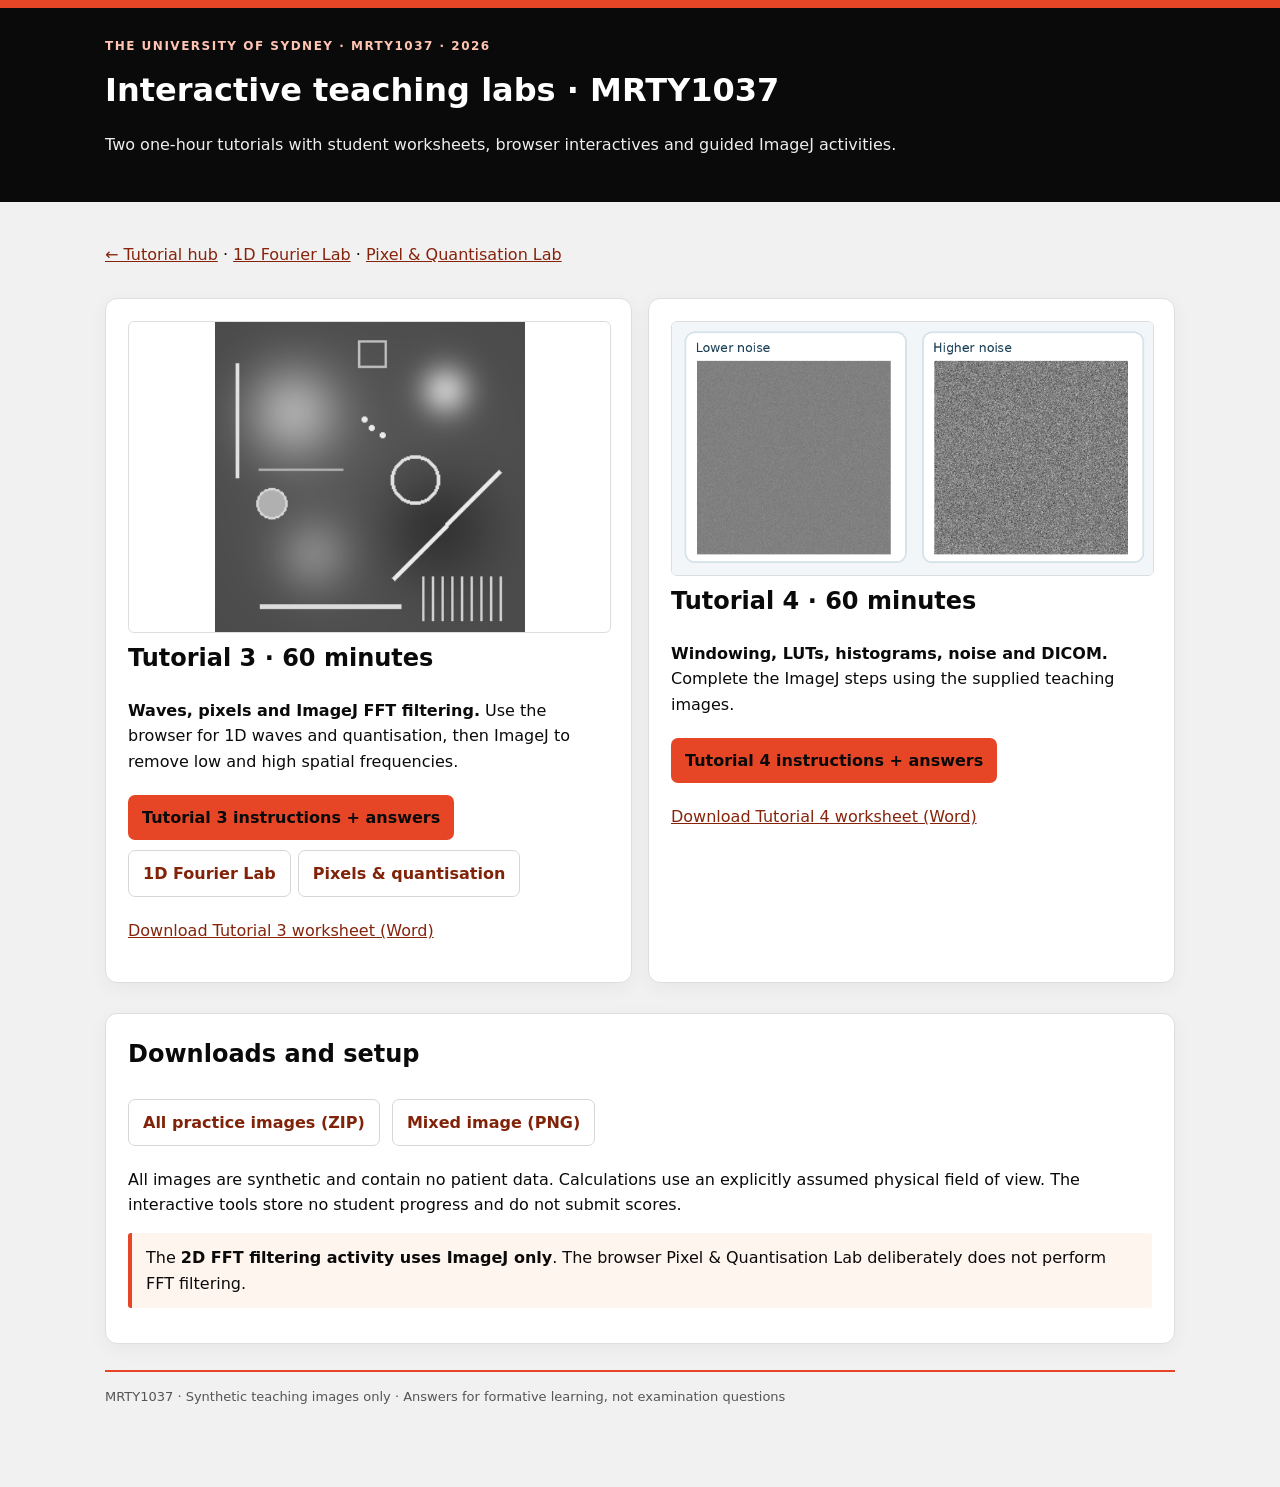
<file: GitHub_Site/index.html>
<!doctype html><html lang="en"><head><meta charset="utf-8"><meta name="viewport" content="width=device-width, initial-scale=1"><title>Interactive teaching labs · MRTY1037 · MRTY1037 | The University of Sydney</title><style>
body{font-family:system-ui,Segoe UI,Arial,sans-serif;background:#F1F1F1;color:#0A0A0A;line-height:1.58;margin:0}
.hero{background:#0A0A0A;color:white;border-top:8px solid #E64626;padding:29px max(20px,calc((100vw - 1070px)/2))}.hero h1{color:#fff;margin:9px 0 12px}.hero p{color:#eee}
.eyebrow{font-weight:800;font-size:12px;letter-spacing:1.5px;text-transform:uppercase;color:#ffc5b2}
main{max-width:1070px;margin:0 auto;padding:24px 18px 65px}.card,.panel-card{background:#fff;border:1px solid #dedede;border-radius:12px;padding:22px;margin:15px 0;box-shadow:0 5px 20px #0000000b}.card h2,.panel-card h2{margin-top:0}
.two{display:grid;grid-template-columns:repeat(2,minmax(0,1fr));gap:16px}.thumb{width:100%;max-height:310px;object-fit:contain;background:#fff;border:1px solid #ddd;border-radius:6px}.btn{display:inline-block;border:0;background:#E64626;color:#0A0A0A!important;font-weight:800;text-decoration:none;border-radius:7px;padding:10px 14px;margin:5px 7px 5px 0}.btn:hover{background:#ff997d}.btn.alt{background:white;border:1px solid #d7d7d7;color:#802309!important}
.ans{border-top:1px solid #e5e5e5;padding:11px 0}.ans summary{color:#802309;cursor:pointer;font-weight:750}.ans p{margin:8px 0 3px;color:#323232}.answer-toggle{background:#E64626;color:#0A0A0A;border:0;padding:10px 15px;border-radius:7px;font-weight:800;cursor:pointer}
.tip{background:#FFF5EF;border-left:4px solid #E64626;border-radius:3px;padding:12px 14px;margin:13px 0}
.small{font-size:14px;color:#525252}.steps{padding-left:25px}.steps li{margin:8px 0}code{background:#F1F1F1;padding:2px 5px;border-radius:4px}table{border-collapse:collapse;width:100%}th,td{border-bottom:1px solid #ddd;padding:10px;text-align:left;vertical-align:top}th{background:#F8EFDD}.muted{color:#4b4b4b}a{color:#86230B}a:focus-visible,button:focus-visible,summary:focus-visible{outline:3px solid #E64626;outline-offset:3px}
.footer{padding:15px 0;color:#555;border-top:2px solid #E64626;margin-top:26px;font-size:13px}
@media(max-width:740px){.two{grid-template-columns:1fr}.hero{padding:24px 15px}.card{padding:17px}}
</style></head><body><header class="hero"><div class="eyebrow">The University of Sydney · MRTY1037 · 2026</div><h1>Interactive teaching labs · MRTY1037</h1><p>Two one-hour tutorials with student worksheets, browser interactives and guided ImageJ activities.</p></header><main><p><a href="index.html">← Tutorial hub</a> · <a href="fourier.html">1D Fourier Lab</a> · <a href="image-lab.html">Pixel &amp; Quantisation Lab</a></p><section class="two"><div class="card"><img class="thumb" src="assets/Blobs_Lines_Mixed_256.png" alt="Synthetic mixed image with blobs and lines"><h2>Tutorial 3 · 60 minutes</h2><p><strong>Waves, pixels and ImageJ FFT filtering.</strong> Use the browser for 1D waves and quantisation, then ImageJ to remove low and high spatial frequencies.</p><a class="btn" href="tutorial-3-answers.html">Tutorial 3 instructions + answers</a><a class="btn alt" href="fourier.html">1D Fourier Lab</a><a class="btn alt" href="image-lab.html">Pixels & quantisation</a><p><a href="downloads/MRTY1037_Tutorial_3_60min_Student.docx">Download Tutorial 3 worksheet (Word)</a></p></div>
<div class="card"><img class="thumb" src="assets/Noise_visual_guide.png" alt="Comparison of synthetic low- and high-noise grayscale images"><h2>Tutorial 4 · 60 minutes</h2><p><strong>Windowing, LUTs, histograms, noise and DICOM.</strong> Complete the ImageJ steps using the supplied teaching images.</p><a class="btn" href="tutorial-4-answers.html">Tutorial 4 instructions + answers</a><p><a href="downloads/MRTY1037_Tutorial_4_60min_Student.docx">Download Tutorial 4 worksheet (Word)</a></p></div></section>
<section class="card"><h2>Downloads and setup</h2><p><a class="btn alt" href="downloads/MRTY1037_Practice_Images.zip">All practice images (ZIP)</a> <a class="btn alt" href="assets/Blobs_Lines_Mixed_256.png" download>Mixed image (PNG)</a></p><p>All images are synthetic and contain no patient data. Calculations use an explicitly assumed physical field of view. The interactive tools store no student progress and do not submit scores.</p><div class="tip">The <strong>2D FFT filtering activity uses ImageJ only</strong>. The browser Pixel & Quantisation Lab deliberately does not perform FFT filtering.</div></section><div class="footer">MRTY1037 · Synthetic teaching images only · Answers for formative learning, not examination questions</div></main><script>const toggle=document.getElementById('allanswers');if(toggle){toggle.addEventListener('click',()=>{const ans=[...document.querySelectorAll('#answerlist details')];const open=!ans.every(el=>el.open);ans.forEach(el=>el.open=open);toggle.textContent=open?'Hide all answers':'Reveal all answers and explanations';toggle.setAttribute('aria-expanded',String(open));});}</script></body></html>
</file>
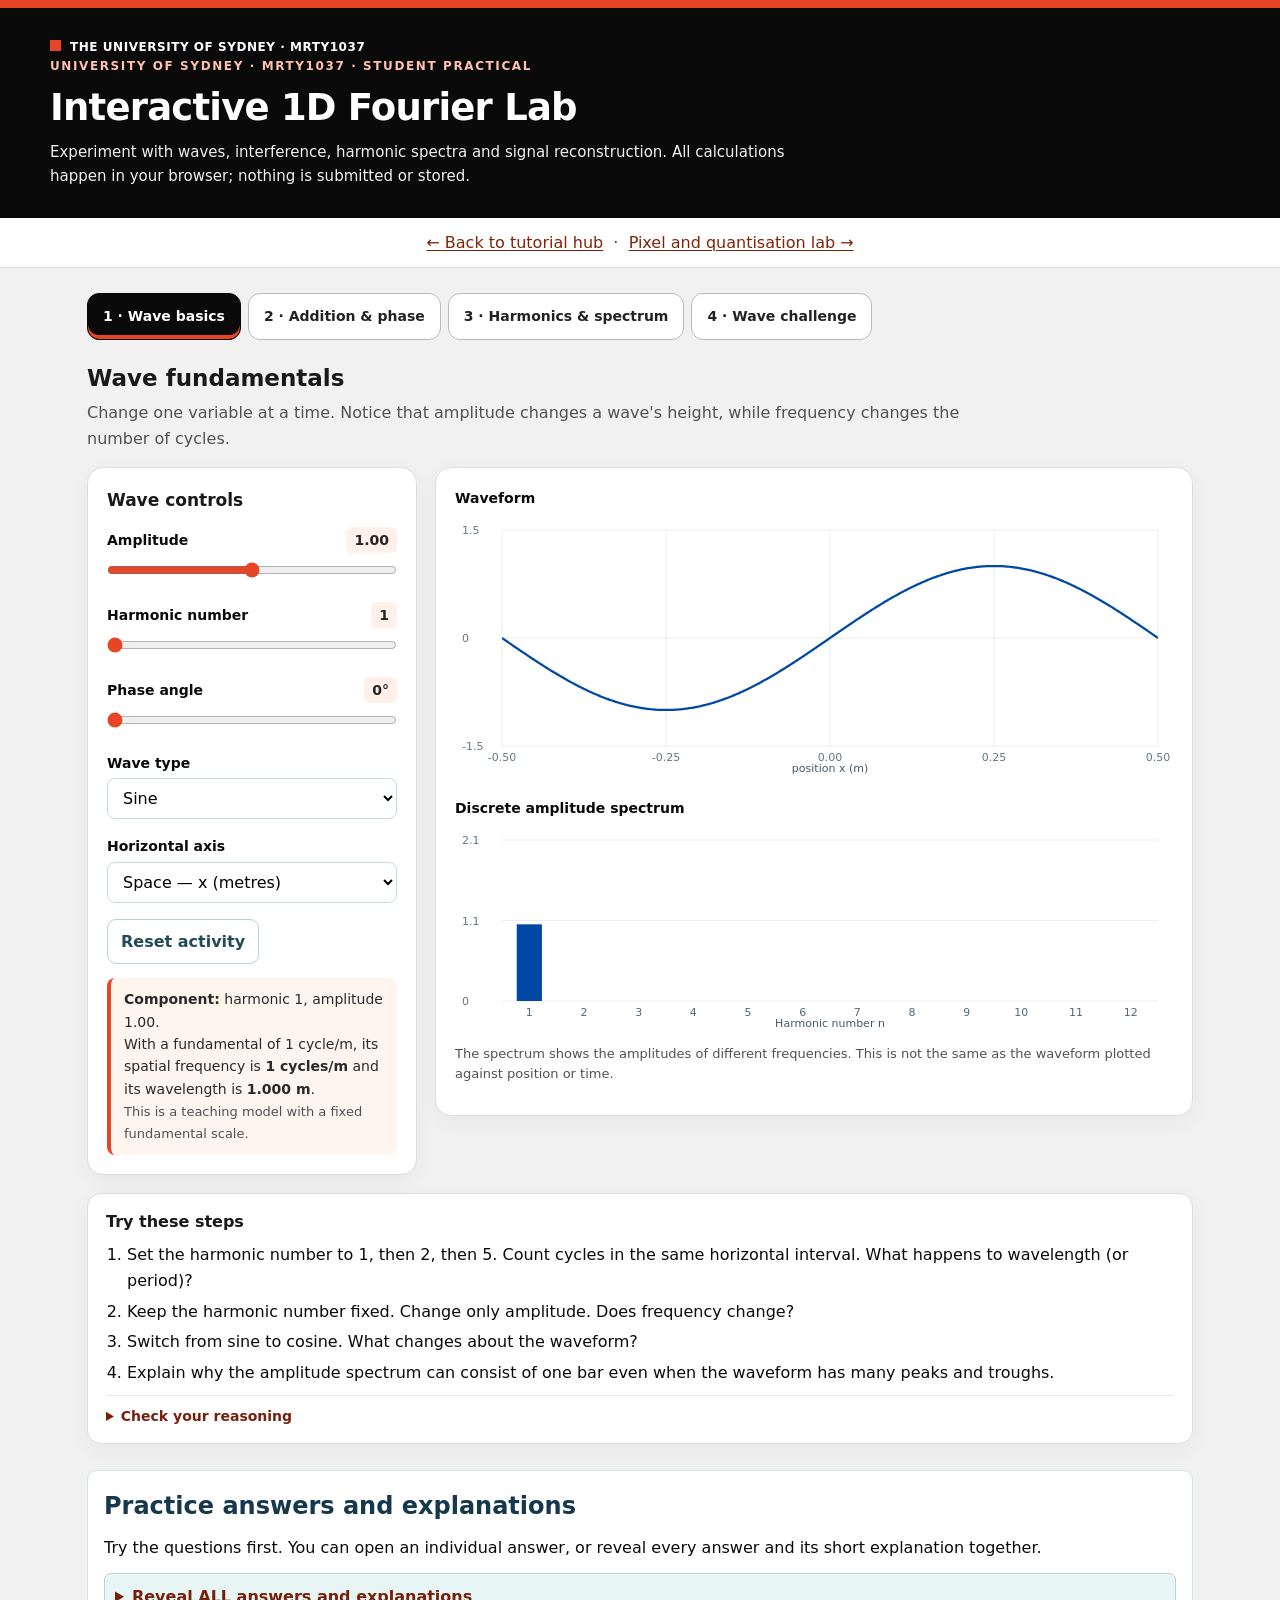
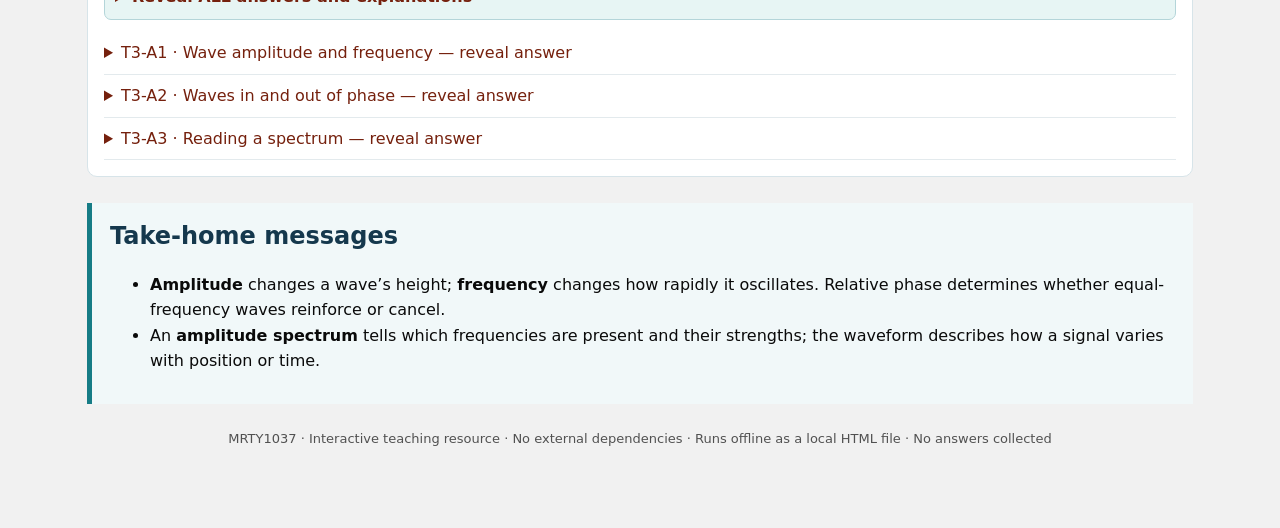
<file: GitHub_Site/fourier.html>
<!DOCTYPE html>

<html lang="en">
<head>
<meta charset="utf-8"/>
<meta content="width=device-width, initial-scale=1" name="viewport"/>
<meta content="#133c53" name="theme-color"/>
<meta content="Interactive 1D Fourier laboratory for MRTY1037: waves, interference, harmonics, and spectrum challenges." name="description"/>
<title>MRTY1037 | 1D Fourier Lab · University of Sydney</title>
<style>
:root{--navy:#15384d;--ink:#183042;--muted:#506577;--border:#dce5eb;--light:#f3f8fa;--white:#fff;--teal:#E64626;--blue:#0148A4;--coral:#E64626;--green:#167c65;--purple:#804bb3;--shadow:0 10px 32px rgba(26,56,75,.08)}
*{box-sizing:border-box}body{margin:0;background:#f3f6f8;color:var(--ink);font:16px/1.5 system-ui,-apple-system,Segoe UI,Roboto,Arial,sans-serif}button,input,select{font:inherit}button{cursor:pointer}a{color:#126b86}header{background:var(--navy);color:#fff;padding:30px max(22px,calc((100vw - 1180px)/2));}header .eyebrow{color:#b2dfdf;font-size:12px;font-weight:800;letter-spacing:1.6px;text-transform:uppercase}h1{font-size:clamp(25px,3.1vw,37px);letter-spacing:-.8px;line-height:1.17;margin:10px 0}header p{margin:0;max-width:740px;color:#d6e6ee;font-size:15px}.wrap{max-width:1224px;margin:auto;padding:25px 22px 65px}.tabs{display:flex;gap:7px;flex-wrap:wrap;margin:0 0 20px}.tab{border:1px solid #cbd8df;border-radius:12px;background:white;color:#29495a;font-weight:700;font-size:14px;padding:11px 15px}.tab[aria-selected="true"]{background:#153c54;color:white;border-color:#153c54}.panel{display:none}.panel.active{display:block}.intro{margin:0 0 15px}.intro h2{font-size:23px;margin:0 0 4px}.intro p{margin:0;color:var(--muted);max-width:900px}.layout{display:grid;grid-template-columns:minmax(275px,330px) minmax(0,1fr);align-items:start;gap:18px}.card{background:#fff;border:1px solid var(--border);border-radius:16px;box-shadow:var(--shadow);padding:19px}.card h3{margin:0 0 13px;font-size:17px}.control{margin:13px 0 16px}.control label{display:flex;align-items:center;justify-content:space-between;gap:6px;font-size:14px;font-weight:650}.control output{font-variant-numeric:tabular-nums;color:#153c54;background:#e8f2f4;padding:2px 8px;border-radius:6px;white-space:nowrap}.control input[type=range]{width:100%;accent-color:#177e8a;margin:9px 0 1px}.smallnote{font-size:13px;color:var(--muted);line-height:1.5}.pick{width:100%;border:1px solid #c9d9df;border-radius:8px;background:#fff;padding:9px 11px;margin-top:4px}.btn{display:inline-flex;align-items:center;justify-content:center;gap:8px;border:1px solid #bbcfd8;border-radius:9px;padding:9px 13px;background:#fff;color:#224a59;font-weight:750}.btn.primary{background:#137a86;color:#fff;border-color:#137a86}.btn:hover,.tab:hover{filter:brightness(.96)}.buttons{display:flex;flex-wrap:wrap;gap:7px;margin-top:15px}.plot-title{margin:0 0 7px;font-size:14px;font-weight:800}.plot{width:100%;height:205px;display:block;border-radius:10px;background:#fff}.plot.large{height:260px}.plots .plot + .plot-title{margin-top:21px}.legend{font-size:13px;color:#475e6c;display:flex;gap:18px;flex-wrap:wrap;margin:4px 0 8px}.key{display:inline-block;width:10px;height:10px;margin-right:5px;border-radius:50%}.readout{background:#ebf6f4;border-left:4px solid #1a8172;border-radius:8px;font-size:14px;padding:10px 13px;margin-top:14px}.practice{margin-top:18px;background:#fff;border:1px solid var(--border);border-radius:14px;padding:15px 18px}.practice h3{font-size:16px;margin:0 0 7px}.practice ol{margin:8px 0 0;padding-left:21px}.practice li{margin:5px 0}.practice details{margin-top:10px;border-top:1px solid #e4ebef;padding-top:9px;font-size:14px}.practice summary{color:#0f677c;font-weight:750;cursor:pointer}.range-grid{display:grid;grid-template-columns:1fr 1fr;gap:0 12px}.colored-blue{color:var(--blue)}.colored-coral{color:var(--coral)}.harmonic-grid{display:grid;grid-template-columns:repeat(4,minmax(0,1fr));gap:12px}.h-item{border:1px solid #dce7ec;border-radius:10px;padding:8px}.h-item label{display:flex;justify-content:space-between;font-size:12px;font-weight:700}.h-item output{color:#12697a;font-variant-numeric:tabular-nums}.h-item input{width:100%;accent-color:#E64626}.hint{margin-top:7px;font-size:13px;color:var(--muted)}.challenge-info{font-size:15px;color:#435f6d}.metric{padding:10px 13px;background:#f2f6f8;border-radius:9px;font-size:14px}.metric strong{font-variant-numeric:tabular-nums}.foot{font-size:13px;color:#667b86;text-align:center;margin-top:25px}.result-success{background:#dff6e9;border-color:#0a7754;color:#07563d}.result-try{background:#fff4e3;border-color:#b67b1e;color:#754e0c}@media(max-width:790px){.layout{grid-template-columns:1fr}.plot{height:185px}.plot.large{height:235px}}@media(max-width:510px){.wrap{padding:18px 12px 50px}header{padding:25px 15px}.tab{flex:1 1 45%;font-size:12px;padding:10px}.card{padding:15px}.range-grid{grid-template-columns:1fr}.harmonic-grid{grid-template-columns:repeat(2,1fr)}}@media print{header{color:#000;background:#fff}.tabs,.buttons,.btn{display:none}.panel{display:block!important;margin-bottom:40px}.layout{display:block}.card{break-inside:avoid;margin-bottom:15px}}
</style>
<link href="usyd.css?v=4" rel="stylesheet"/></head>
<body>
<header><div class="usyd-mark">The University of Sydney · MRTY1037</div><div class="eyebrow">University of Sydney · MRTY1037 · Student practical</div><h1>Interactive 1D Fourier Lab</h1><p>Experiment with waves, interference, harmonic spectra and signal reconstruction. All calculations happen in your browser; nothing is submitted or stored.</p></header>
<div class="usyd-nav"><a href="index.html">← Back to tutorial hub</a>  ·  <a href="image-lab.html">Pixel and quantisation lab →</a></div>
<main class="wrap">
<nav aria-label="Choose an activity" class="tabs" role="tablist">
<button aria-controls="basics" aria-selected="true" class="tab" data-tab="basics" role="tab">1 · Wave basics</button>
<button aria-controls="addition" aria-selected="false" class="tab" data-tab="addition" role="tab">2 · Addition &amp; phase</button>
<button aria-controls="fourier" aria-selected="false" class="tab" data-tab="fourier" role="tab">3 · Harmonics &amp; spectrum</button>
<button aria-controls="challenge" aria-selected="false" class="tab" data-tab="challenge" role="tab">4 · Wave challenge</button>
</nav>
<section class="panel active" id="basics" role="tabpanel">
<div class="intro"><h2>Wave fundamentals</h2><p>Change one variable at a time. Notice that amplitude changes a wave's height, while frequency changes the number of cycles.</p></div>
<div class="layout"><div class="card"><h3>Wave controls</h3>
<div class="control"><label for="ba">Amplitude <output id="baO">1.00</output></label><input id="ba" max="2" min="0" step="0.05" type="range" value="1"/></div>
<div class="control"><label for="bn">Harmonic number <output id="bnO">1</output></label><input id="bn" max="12" min="1" step="1" type="range" value="1"/></div>
<div class="control"><label for="bp">Phase angle <output id="bpO">0°</output></label><input id="bp" max="360" min="0" step="15" type="range" value="0"/></div>
<div class="control"><label for="bkind">Wave type</label><select class="pick" id="bkind"><option value="sin">Sine</option><option value="cos">Cosine</option></select></div>
<div class="control"><label for="bdomain">Horizontal axis</label><select class="pick" id="bdomain"><option value="space">Space — x (metres)</option><option value="time">Time — t (seconds)</option></select></div>
<div class="buttons"><button class="btn" id="breset" type="button">Reset activity</button></div>
<div aria-live="polite" class="readout" id="binfo"></div></div>
<div class="card plots"><div class="plot-title">Waveform</div><canvas aria-label="Waveform plotted against space or time" class="plot large" id="bwave" role="img"></canvas><div class="plot-title">Discrete amplitude spectrum</div><canvas aria-label="Amplitude as a function of harmonic number" class="plot" id="bspectrum" role="img"></canvas><p class="smallnote">The spectrum shows the amplitudes of different frequencies. This is not the same as the waveform plotted against position or time.</p></div></div>
<div class="practice"><h3>Try these steps</h3><ol><li>Set the harmonic number to 1, then 2, then 5. Count cycles in the same horizontal interval. What happens to wavelength (or period)?</li><li>Keep the harmonic number fixed. Change only amplitude. Does frequency change?</li><li>Switch from sine to cosine. What changes about the waveform?</li><li>Explain why the amplitude spectrum can consist of one bar even when the waveform has many peaks and troughs.</li></ol><details><summary>Check your reasoning</summary>Higher harmonic numbers have higher frequency and shorter wavelength/period; amplitude does not affect frequency. Cosine is shifted 90° relative to sine. One bar represents one frequency component, no matter how many cycles are displayed.</details></div>
</section>
<section class="panel" hidden="" id="addition" role="tabpanel">
<div class="intro"><h2>Wave addition &amp; relative phase</h2><p>Unlike PhET's harmonic controls, this activity lets you change the phase of <strong>two independent waves</strong>, including waves of the same frequency.</p></div>
<div class="layout"><div class="card"><h3><span class="colored-blue">Wave A</span> and <span class="colored-coral">Wave B</span></h3>
<div class="range-grid">
<div><div class="control"><label for="aA">Amplitude A <output id="aAO">1.0</output></label><input id="aA" max="2" min="0" step="0.05" type="range" value="1"/></div><div class="control"><label for="aN">Harmonic A <output id="aNO">2</output></label><input id="aN" max="10" min="1" step="1" type="range" value="2"/></div><div class="control"><label for="aP">Phase A <output id="aPO">0°</output></label><input id="aP" max="360" min="0" step="15" type="range" value="0"/></div></div>
<div><div class="control"><label for="cA">Amplitude B <output id="cAO">1.0</output></label><input id="cA" max="2" min="0" step="0.05" type="range" value="1"/></div><div class="control"><label for="cN">Harmonic B <output id="cNO">2</output></label><input id="cN" max="10" min="1" step="1" type="range" value="2"/></div><div class="control"><label for="cP">Phase B <output id="cPO">0°</output></label><input id="cP" max="360" min="0" step="15" type="range" value="0"/></div></div></div>
<div class="buttons"><button class="btn" id="presetIn">In phase (0°)</button><button class="btn" id="presetOut">Opposite (180°)</button><button class="btn" id="presetQuarter">90° apart</button></div>
<div aria-live="polite" class="readout" id="sumInfo"></div></div>
<div class="card plots"><div class="plot-title">Individual waves</div><div class="legend"><span><i class="key" style="background:#0148A4"></i>Wave A</span><span><i class="key" style="background:#E64626"></i>Wave B</span></div><canvas aria-label="Two individual waveforms" class="plot" id="abwaves" role="img"></canvas><div class="plot-title">Resultant: A + B</div><canvas aria-label="Resultant waveform" class="plot" id="sumwave" role="img"></canvas><div class="plot-title">Spectrum of the resultant</div><canvas aria-label="Frequency components of resultant" class="plot" id="sumspec" role="img"></canvas></div></div>
<div class="practice"><h3>Try these steps</h3><ol><li>Click <strong>In phase</strong>. With equal amplitudes and the same harmonic number, how tall is the result?</li><li>Click <strong>Opposite</strong>. Why does the black resultant disappear?</li><li>Try <strong>90° apart</strong>. Is the amplitude of the result zero or twice the original?</li><li>Set harmonic A = 1 and harmonic B = 5. Why does changing phase no longer produce complete cancellation throughout the interval?</li></ol><details><summary>Check your reasoning</summary>Equal-amplitude, equal-frequency waves in phase add to twice the amplitude; 180° apart they cancel exactly; 90° apart the resultant amplitude is √2 times either amplitude. Different frequencies cannot cancel everywhere at all positions.</details></div>
</section>
<section class="panel" hidden="" id="fourier" role="tabpanel">
<div class="intro"><h2>Fourier decomposition</h2><p>Explore how different frequency components build a complex 1D signal. Each bar corresponds to a harmonic; its magnitude appears in the amplitude spectrum.</p></div>
<div class="layout"><div class="card"><h3>Choose a waveform</h3><select aria-label="Choose waveform preset" class="pick" id="wavePreset"><option value="sine">One sine wave</option><option value="square">Square-wave approximation</option><option value="triangle">Triangle-wave approximation</option><option value="saw">Sawtooth approximation</option><option value="custom">Custom mixture</option></select><p class="smallnote">Approximations are made with only eight harmonics, so edges may ripple.</p>
<h3 style="margin-top:17px">Harmonic coefficients</h3><div class="harmonic-grid" id="harmonicControls"></div><div class="buttons"><button class="btn" id="fclear">Clear all</button><button class="btn" id="freset">Reset</button></div><p class="smallnote">Negative coefficients reverse a sine component (a 180° phase change). The spectrum displays its magnitude, not its sign.</p></div>
<div class="card plots"><div class="plot-title">Harmonic components (coloured)</div><canvas aria-label="Individual sine wave components" class="plot" id="fcomponents" role="img"></canvas><div class="plot-title">Sum of all components</div><canvas aria-label="Summed harmonic waveform" class="plot" id="fsum" role="img"></canvas><div class="plot-title">Amplitude spectrum |Aₙ|</div><canvas aria-label="Amplitude spectrum of chosen harmonics" class="plot" id="fspectrum" role="img"></canvas></div></div>
<div class="practice"><h3>Try these steps</h3><ol><li>Begin with a single sine wave. Add harmonic 3. What happens to the shape of the resultant?</li><li>Select <strong>Square-wave approximation</strong>. Why are harmonics 1, 3, 5 and 7 present but the even ones absent?</li><li>Compare the triangle and square approximations. Which has less high-frequency content?</li><li>Can two different waveforms have different shapes but similar overall amplitude ranges?</li></ol><details><summary>Check your reasoning</summary>A waveform can be represented as the sum of several sinusoidal components. The square wave uses odd harmonics with amplitudes proportional to 1/n, while the triangle wave's odd harmonics decay faster (1/n²).</details></div>
</section>
<section class="panel" hidden="" id="challenge" role="tabpanel">
<div class="intro"><h2>Wave challenge</h2><p>Rebuild the dashed target signal by changing the harmonic coefficients. The target's frequency spectrum is deliberately hidden until you solve the challenge.</p></div>
<div class="layout"><div class="card"><h3>Choose your challenge</h3><div class="control"><label for="level">Difficulty</label><select class="pick" id="level"><option value="0">Level 1 · One harmonic</option><option value="1">Level 2 · Two harmonics</option><option value="2">Level 3 · Three harmonics</option><option value="3">Level 4 · More complex</option></select></div><div class="harmonic-grid" id="challengeControls"></div><div class="buttons"><button class="btn primary" id="checkChallenge">Check my wave</button><button class="btn" id="clearChallenge">Clear sliders</button><button class="btn" id="revealChallenge">Reveal solution</button></div><p class="hint">Tip: start with the slowest oscillation, then add faster components to match the fine details.</p><div aria-live="polite" class="readout" id="challengeFeedback">Adjust the sliders and press “Check my wave”.</div></div>
<div class="card plots"><div class="plot-title">Target vs your reconstruction</div><div class="legend"><span><i class="key" style="background:#7b8c98"></i>Target (dashed)</span><span><i class="key" style="background:#147f6c"></i>Your result</span></div><canvas aria-label="Target and reconstructed signal" class="plot large" id="challengeWave" role="img"></canvas><div class="plot-title">Your amplitude spectrum</div><canvas aria-label="Amplitude spectrum of your solution" class="plot" id="challengeSpec" role="img"></canvas><div class="metric" id="challengeMetric">Match error: —</div></div></div>
<div class="practice"><h3>Reflect</h3><ol><li>Which bar in the spectrum corresponds to slow changes in the target waveform?</li><li>What happens if you use the right frequencies but the wrong amplitudes?</li><li>Why can changing the sign of a sine coefficient make the reconstructed waveform very different?</li></ol></div>
</section>
<section class="learning-answers" style="margin:26px 0;padding:16px;border:1px solid #d7e4e9;border-radius:10px;background:#fff">
<h2 style="margin:0 0 10px;color:#15384d">Practice answers and explanations</h2>
<p style="margin:0 0 12px">Try the questions first. You can open an individual answer, or reveal every answer and its short explanation together.</p>
<details style="border:1px solid #b4d5d9;border-radius:7px;padding:10px;background:#e7f5f4;margin:12px 0"><summary style="cursor:pointer;font-weight:750;color:#145768">Reveal ALL answers and explanations</summary><div style="padding-top:8px">
<p style="margin:10px 0"><strong>T3-A1 · Wave amplitude and frequency</strong><br/>Changing amplitude changes wave height, not the number of cycles. A spectrum bar gives the strength of one harmonic/frequency component.</p>
<p style="margin:10px 0"><strong>T3-A2 · Waves in and out of phase</strong><br/>Equal-amplitude waves with the same frequency add to twice the amplitude at 0° phase difference. At 180°, they cancel completely.</p>
<p style="margin:10px 0"><strong>T3-A3 · Reading a spectrum</strong><br/>The discrete amplitude spectrum shows the relative strength of each harmonic/frequency component as a bar. The waveform plot instead shows signal amplitude as position or time changes.</p>
</div></details>
<details style="padding:8px 0;border-bottom:1px solid #e3eaed"><summary style="cursor:pointer;color:#185e6c">T3-A1 · Wave amplitude and frequency — reveal answer</summary><p style="margin:8px 8px 12px">Changing amplitude changes wave height, not the number of cycles. A spectrum bar gives the strength of one harmonic/frequency component.</p></details>
<details style="padding:8px 0;border-bottom:1px solid #e3eaed"><summary style="cursor:pointer;color:#185e6c">T3-A2 · Waves in and out of phase — reveal answer</summary><p style="margin:8px 8px 12px">Equal-amplitude waves with the same frequency add to twice the amplitude at 0° phase difference. At 180°, they cancel completely.</p></details>
<details style="padding:8px 0;border-bottom:1px solid #e3eaed"><summary style="cursor:pointer;color:#185e6c">T3-A3 · Reading a spectrum — reveal answer</summary><p style="margin:8px 8px 12px">The discrete amplitude spectrum shows the relative strength of each harmonic/frequency component as a bar. The waveform plot instead shows signal amplitude as position or time changes.</p></details>
</section>
<section style="margin:25px 0 10px;padding:14px 18px;border-left:5px solid #167c86;background:#f1f8f9"><h2 style="margin:0 0 7px;color:#15384d">Take-home messages</h2><ul>
<li><strong>Amplitude</strong> changes a wave’s height; <strong>frequency</strong> changes how rapidly it oscillates. Relative phase determines whether equal-frequency waves reinforce or cancel.</li>
<li>An <strong>amplitude spectrum</strong> tells which frequencies are present and their strengths; the waveform describes how a signal varies with position or time.</li>
</ul></section>
<p class="foot">MRTY1037 · Interactive teaching resource · No external dependencies · Runs offline as a local HTML file · No answers collected</p>
</main>
<script>
'use strict';
const $=id=>document.getElementById(id);
const N=512,TAU=2*Math.PI;
const chartColors=['#0148A4','#E64626','#E64626','#804bb3','#ce9b22','#7e93c9','#bd639a','#658b63'];
const value=id=>Number($(id).value);
const frac=v=>Number(v).toFixed(2);
function setupRange(ids,update){ids.forEach(id=>{const el=$(id);el.addEventListener('input',update);el.addEventListener('change',update)});}
function graphic(canvasId,curves,{maxY=2.4,label='position x (m)',axis='wave',colors=null}={}){
 const cvs=$(canvasId),r=cvs.getBoundingClientRect(),w=Math.max(250,r.width),h=Math.max(140,r.height),d=Math.min(window.devicePixelRatio||1,2);
 cvs.width=Math.round(w*d);cvs.height=Math.round(h*d);let ctx=cvs.getContext('2d');ctx.setTransform(d,0,0,d,0,0);
 const L=47,R=w-15,T=14,B=h-30,H=B-T,W=R-L;
 ctx.fillStyle='#fff';ctx.fillRect(0,0,w,h);
 ctx.strokeStyle='#e9eef2';ctx.lineWidth=1;ctx.font='11px system-ui, sans-serif';ctx.fillStyle='#627789';
 let ys=axis==='spectrum'?[0,maxY/2,maxY]:[-maxY,0,maxY];
 ys.forEach(y=>{let py=axis==='spectrum'? B-y/maxY*H:T+(maxY-y)/(2*maxY)*H;ctx.beginPath();ctx.moveTo(L,py);ctx.lineTo(R,py);ctx.stroke();ctx.fillText(Number.isInteger(y)?String(y):y.toFixed(1),7,py+4)});
 if(axis==='spectrum'){
  let nums=curves[0]?.values||[];let bw=W/nums.length;
  nums.forEach((v,i)=>{ctx.fillStyle=chartColors[i%chartColors.length];let bh=Math.max(0,v/maxY*H);ctx.fillRect(L+(i+.27)*bw,B-bh,.46*bw,bh);ctx.fillStyle='#50697a';ctx.textAlign='center';ctx.fillText(String(i+1),L+(i+.5)*bw,B+15)});ctx.textAlign='start';
 }else{
  for(let i=0;i<5;i++){let px=L+i*W/4;ctx.beginPath();ctx.moveTo(px,T);ctx.lineTo(px,B);ctx.stroke();ctx.fillStyle='#627789';ctx.textAlign='center';ctx.fillText(label.startsWith('time')?(i/4).toFixed(2):(-.5+i/4).toFixed(2),px,B+15);}ctx.textAlign='start';
  ctx.save();ctx.beginPath();ctx.rect(L,T,W,H);ctx.clip();curves.forEach((curve,j)=>{ctx.beginPath();ctx.lineWidth=curve.width||2.25;ctx.strokeStyle=curve.color||chartColors[j%chartColors.length];ctx.setLineDash(curve.dash||[]);curve.values.forEach((v,i)=>{let px=L+i*W/(curve.values.length-1),py=T+(maxY-v)/(2*maxY)*H;if(i===0)ctx.moveTo(px,py);else ctx.lineTo(px,py)});ctx.stroke()});ctx.restore();ctx.setLineDash([]);
 }
 ctx.fillStyle='#42596b';ctx.textAlign='center';ctx.font='11px system-ui,sans-serif';ctx.fillText(axis==='spectrum'?'Harmonic number n':label,(L+R)/2,h-4);ctx.textAlign='start';
}
const sinwave=(amp,n,deg,mode='sin',shift=-0.5)=>Array.from({length:N},(_,i)=>amp*(mode==='cos'?Math.cos:Math.sin)(TAU*n*(i/(N-1)+shift)+(deg*Math.PI/180)));
const summed=(arr)=>Array.from({length:N},(_,i)=>arr.reduce((s,x)=>s+x[i],0));
function renderBasics(){['ba','bn','bp'].forEach(id=>$(id+'O').textContent=id==='bp'?value(id)+'°':id==='bn'?String(value(id)):frac(value(id)));
 const amp=value('ba'),n=value('bn'),phase=value('bp'),kind=$('bkind').value,domain=$('bdomain').value;
 graphic('bwave',[{values:sinwave(amp,n,phase,kind,domain==='time'?0:-0.5),color:'#0148A4'}],{maxY:Math.max(1.5,amp*1.25),label:domain==='space'?'position x (m)':'time t (s)'});
 let spec=Array(12).fill(0);spec[n-1]=amp;graphic('bspectrum',[{values:spec}],{maxY:2.1,axis:'spectrum'});
 $('binfo').innerHTML=`<strong>Component:</strong> harmonic ${n}, amplitude ${frac(amp)}.<br>With a fundamental of 1 ${domain==='time'?'Hz':'cycle/m'}, its ${domain==='time'?'frequency':'spatial frequency'} is <strong>${n} ${domain==='time'?'Hz':'cycles/m'}</strong> and its ${domain==='time'?'period':'wavelength'} is <strong>${(1/n).toFixed(3)} ${domain==='time'?'s':'m'}</strong>.<br><span class="smallnote">This is a teaching model with a fixed fundamental scale.</span>`;
}
function renderAddition(){['aA','aN','aP','cA','cN','cP'].forEach(id=>$(id+'O').textContent=id.endsWith('P')?value(id)+'°':id.endsWith('N')?String(value(id)):frac(value(id)));
 let aa=value('aA'),nn=value('aN'),ap=value('aP'),bb=value('cA'),mm=value('cN'),bp=value('cP');let waveA=sinwave(aa,nn,ap),waveB=sinwave(bb,mm,bp),sum=summed([waveA,waveB]);
 let peak=Math.max(2.1,Math.abs(Math.max(...sum))*1.18,Math.abs(Math.min(...sum))*1.18);
 graphic('abwaves',[{values:waveA,color:'#0148A4'},{values:waveB,color:'#E64626'}],{maxY:Math.max(2.2,aa,bb)*1.12});
 graphic('sumwave',[{values:sum,color:'#1d3444',width:2.9}],{maxY:peak});
 const spec=Array(10).fill(0); if(nn===mm){let x=aa*Math.cos(ap*Math.PI/180)+bb*Math.cos(bp*Math.PI/180),y=aa*Math.sin(ap*Math.PI/180)+bb*Math.sin(bp*Math.PI/180);spec[nn-1]=Math.hypot(x,y)}else{spec[nn-1]=aa;spec[mm-1]=bb}
 graphic('sumspec',[{values:spec}],{axis:'spectrum',maxY:4.1});
 let delta=((bp-ap)%360+360)%360,rel=delta>180?360-delta:delta;
 $('sumInfo').innerHTML=nn===mm?`<strong>Same frequency.</strong> Relative phase: <strong>${rel}°</strong>.<br>Resultant amplitude: <strong>${spec[nn-1].toFixed(2)}</strong> (for the shared harmonic ${nn}).`:`<strong>Different frequencies.</strong> The sum contains harmonics ${nn} and ${mm}. Changing relative phase changes the pattern, but not the fact that there are two distinct frequency components.`;
}
function setAddition(phase){$('aA').value=1;$('cA').value=1;$('aN').value=2;$('cN').value=2;$('aP').value=0;$('cP').value=phase;renderAddition()}
let coefficients=[1,0,0,0,0,0,0,0];
const presets={sine:[1,0,0,0,0,0,0,0],square:Array.from({length:8},(_,i)=> (i+1)%2?4/(Math.PI*(i+1)):0),triangle:Array.from({length:8},(_,i)=> (i+1)%2?8/(Math.PI*Math.PI*(i+1)*(i+1))*(Math.floor(i/2)%2?-1:1):0),saw:Array.from({length:8},(_,i)=>2/(Math.PI*(i+1))*(i%2?-1:1)),custom:[1,0,.6,0,-.4,0,0,0]};
function drawHarmonicControls(){let host=$('harmonicControls');host.innerHTML='';for(let i=0;i<8;i++){let el=document.createElement('div');el.className='h-item';el.innerHTML=`<label for="harm${i}">A${i+1} <output id="harm${i}O">${frac(coefficients[i])}</output></label><input id="harm${i}" type="range" min="-1.5" max="1.5" step="0.05" value="${coefficients[i]}">`;host.appendChild(el);el.querySelector('input').addEventListener('input',()=>{coefficients[i]=Number($('harm'+i).value);$('wavePreset').value='custom';renderFourier()})}}
function changeCoefficients(arr){coefficients=arr.slice();for(let i=0;i<8;i++)$('harm'+i).value=coefficients[i];renderFourier()}
function renderFourier(){coefficients.forEach((a,i)=>{$('harm'+i+'O').textContent=frac(a)});let waves=coefficients.map((a,i)=>sinwave(a,i+1,0));let total=summed(waves);
 let amax=Math.max(2.2,Math.max(...total.map(x=>Math.abs(x)))*1.15);
 graphic('fcomponents',waves.map((v,i)=>({values:v,color:chartColors[i%8],width:1.65})),{maxY:2.2});graphic('fsum',[{values:total,color:'#173b50',width:2.8}],{maxY:amax});graphic('fspectrum',[{values:coefficients.map(Math.abs)}],{maxY:1.65,axis:'spectrum'});
}
const targets=[[1.0,0,0,0,0,0],[1.0,0,.6,0,0,0],[.8,-.4,0,.55,0,0],[1,0,.5,0,-.45,.25]];let answer=Array(6).fill(0),solved=false;
function drawChallengeControls(){let host=$('challengeControls');host.innerHTML='';for(let i=0;i<6;i++){let el=document.createElement('div');el.className='h-item';el.innerHTML=`<label for="ch${i}">A${i+1} <output id="ch${i}O">0.00</output></label><input id="ch${i}" type="range" min="-1.5" max="1.5" step="0.05" value="0">`;host.appendChild(el);el.querySelector('input').addEventListener('input',()=>{answer[i]=value('ch'+i);solved=false;renderChallenge()})}}
function challengeSignals(){let target=targets[value('level')], actual=summed(answer.map((a,i)=>sinwave(a,i+1,0))),goal=summed(target.map((a,i)=>sinwave(a,i+1,0)));let error=Math.sqrt(actual.reduce((s,x,i)=>s+(x-goal[i])**2,0)/N);return{target,actual,goal,error}}
function renderChallenge(){answer.forEach((v,i)=>$('ch'+i+'O').textContent=frac(v));let p=challengeSignals();graphic('challengeWave',[{values:p.goal,color:'#7b8c98',width:2.6,dash:[8,6]},{values:p.actual,color:'#147f6c',width:2.6}],{maxY:2.5});graphic('challengeSpec',[{values:answer.map(Math.abs)}],{maxY:1.65,axis:'spectrum'});$('challengeMetric').textContent=`Match error (RMSE): ${p.error.toFixed(3)} · Target: ≤ 0.08`;}
function resetChallenge(){answer=Array(6).fill(0);for(let i=0;i<6;i++)$('ch'+i).value=0;$('challengeFeedback').className='readout';$('challengeFeedback').textContent='Adjust the sliders and press “Check my wave”.';renderChallenge()}
function init(){document.querySelectorAll('.tab').forEach(b=>b.addEventListener('click',()=>{document.querySelectorAll('.tab').forEach(t=>t.setAttribute('aria-selected',String(t===b)));document.querySelectorAll('.panel').forEach(p=>{let show=p.id===b.dataset.tab;p.classList.toggle('active',show);p.hidden=!show});renderAll()}));
 setupRange(['ba','bn','bp','bkind','bdomain'],renderBasics);$('breset').onclick=()=>{$('ba').value=1;$('bn').value=1;$('bp').value=0;$('bkind').value='sin';$('bdomain').value='space';renderBasics()};
 setupRange(['aA','aN','aP','cA','cN','cP'],renderAddition);$('presetIn').onclick=()=>setAddition(0);$('presetOut').onclick=()=>setAddition(180);$('presetQuarter').onclick=()=>setAddition(90);
 drawHarmonicControls();$('wavePreset').addEventListener('change',()=>changeCoefficients(presets[$('wavePreset').value]));$('fclear').onclick=()=>{$('wavePreset').value='custom';changeCoefficients(Array(8).fill(0))};$('freset').onclick=()=>{$('wavePreset').value='sine';changeCoefficients(presets.sine)};
 drawChallengeControls();$('level').addEventListener('change',resetChallenge);$('clearChallenge').onclick=resetChallenge;$('checkChallenge').onclick=()=>{let {error}=challengeSignals();let pass=error<=.08;$('challengeFeedback').className='readout '+(pass?'result-success':'result-try');$('challengeFeedback').textContent=pass?'Excellent — the target waveform is matched!':'Not yet — try adjusting the frequencies and amplitudes. Current RMSE: '+error.toFixed(3)};$('revealChallenge').onclick=()=>{answer=targets[value('level')].slice();for(let i=0;i<6;i++)$('ch'+i).value=answer[i];$('challengeFeedback').className='readout';$('challengeFeedback').textContent='Solution revealed. Notice which harmonics are needed.';renderChallenge()};
 renderAll();window.addEventListener('resize',()=>renderAll());
}
function renderAll(){renderBasics();renderAddition();renderFourier();renderChallenge()}
init();
</script>
</body></html>
</file>
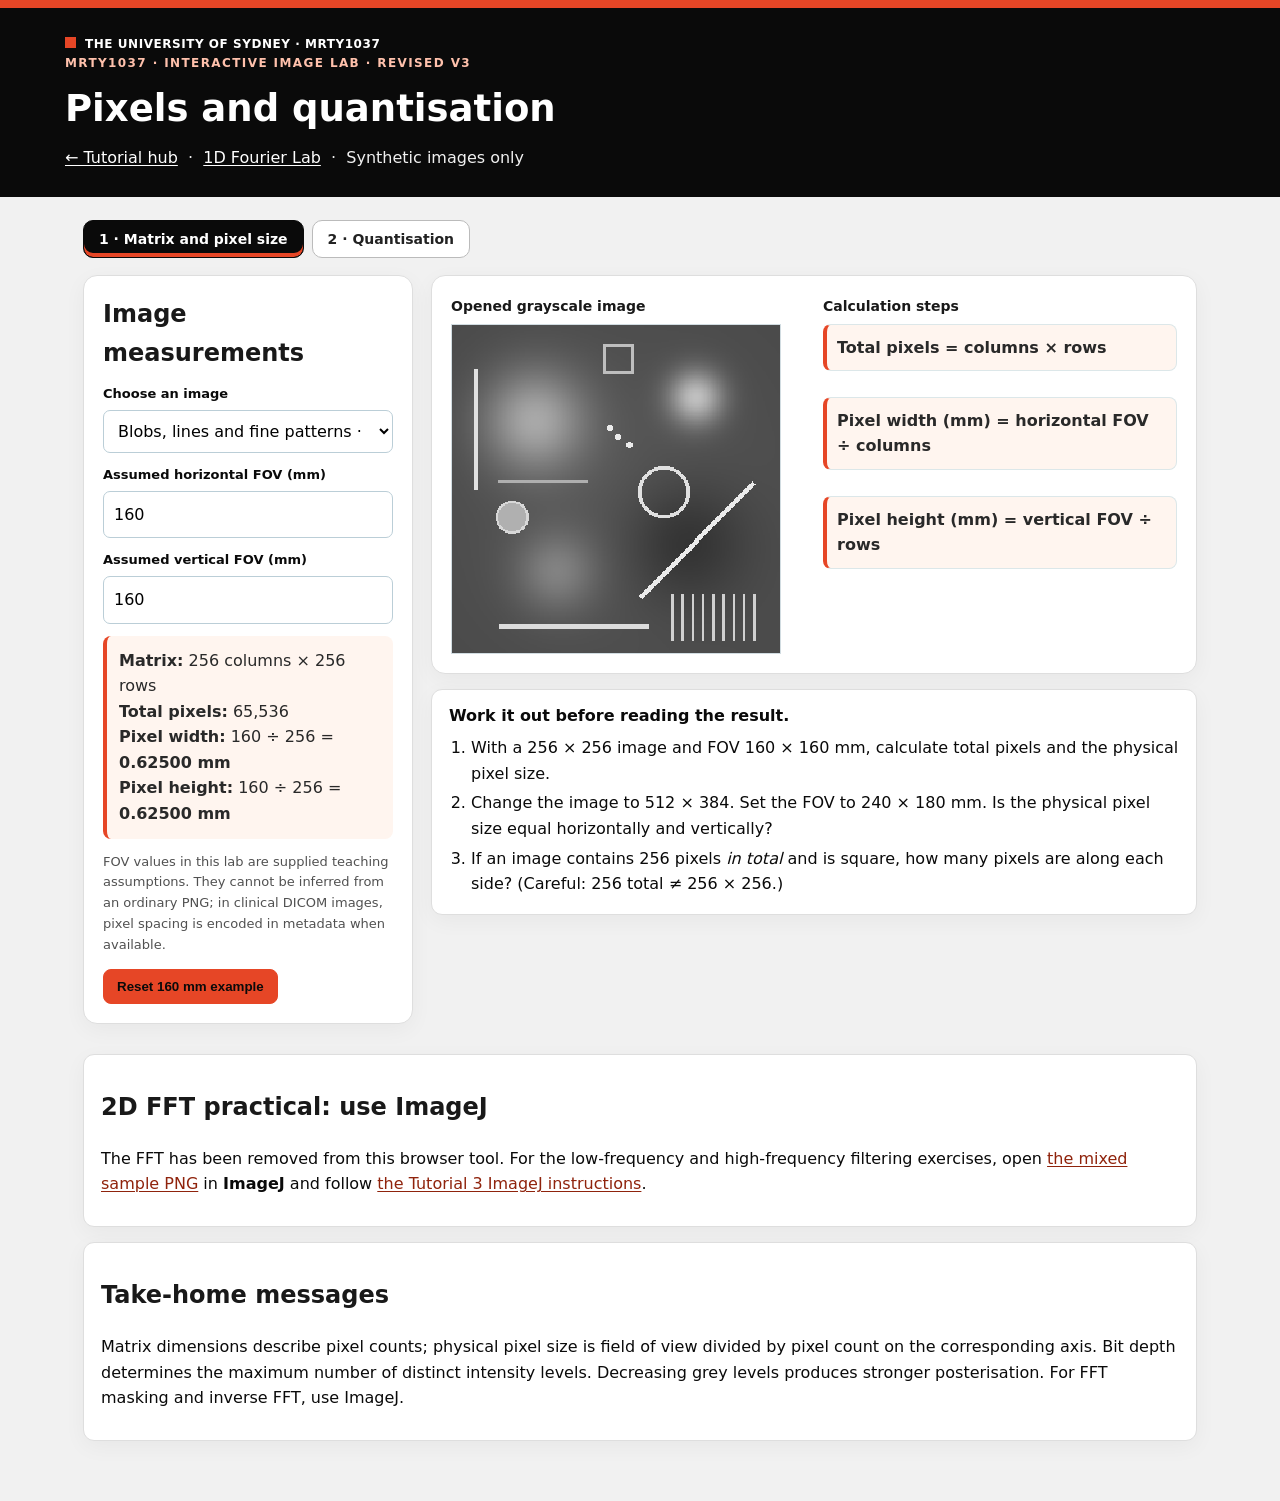
<file: GitHub_Site/image-lab.html>
<!DOCTYPE html>
<html lang="en"><head><meta charset="utf-8"/><meta content="width=device-width, initial-scale=1" name="viewport"/><title>MRTY1037 | Pixel and Quantisation Lab · University of Sydney</title><style>
:root{--ink:#203a49;--navy:#153a52;--teal:#167986;--muted:#577080;--border:#d4e1e7}*{box-sizing:border-box}body{margin:0;background:#f2f6f8;color:var(--ink);font:16px/1.55 system-ui,-apple-system,Segoe UI,Arial,sans-serif}header{background:var(--navy);color:white;padding:27px max(20px,calc((100vw - 1150px)/2))}header h1{margin:6px 0;font-size:clamp(25px,3vw,37px)}header p{color:#d6e8f1;margin:0}a{color:#137386}header a{color:#ddfaff}.wrap{max-width:1150px;margin:auto;padding:23px 18px 60px}nav{display:flex;gap:8px;flex-wrap:wrap;margin-bottom:17px}button{cursor:pointer}.tab{border-radius:10px;border:1px solid #bbccd4;background:white;padding:10px 15px;font:700 14px system-ui;color:#1d4c5e}.tab[aria-selected=true]{background:var(--navy);color:white}.panel{display:none}.panel.active{display:block}.grid{display:grid;grid-template-columns:330px minmax(0,1fr);gap:18px;align-items:start}.card{background:#fff;border:1px solid var(--border);border-radius:14px;padding:19px;box-shadow:0 8px 22px #2340510c;margin-bottom:15px}.card h2,.card h3{margin:0 0 9px}.card h3{font-size:17px}.control{margin:12px 0}.control label{display:block;font-size:13px;font-weight:750;margin-bottom:5px}input[type=number],select,input[type=file]{width:100%;padding:10px;border:1px solid #bbced7;border-radius:7px;font:inherit;background:white}.readout{border-left:4px solid #1c8791;background:#e8f5f4;padding:12px;border-radius:8px;margin:12px 0}.small{font-size:13px;color:var(--muted)}.plots{display:flex;flex-wrap:wrap;gap:18px;align-items:start}.frame{min-width:0;flex:1 1 245px}.frame canvas,.frame img{display:block;width:min(100%,330px);height:auto;aspect-ratio:1;image-rendering:pixelated;border:1px solid #d1dce1;background:#101010}.frame h3{font-size:14px;margin:0 0 6px}.practice{border:1px solid #d3e1e7;border-radius:11px;padding:13px 17px;background:white;margin-top:15px}.practice ol{margin:7px 0 0;padding-left:22px}.practice li{margin-bottom:4px}.formula{display:block;background:#eff5f7;border:1px solid #dce7e9;border-radius:8px;padding:10px;font-weight:600}table{width:100%;border-collapse:collapse;font-size:14px}th,td{padding:9px;text-align:left;border-bottom:1px solid #e1e9ed}th{background:#edf3f6}button.action{border:1px solid #0d6f7d;background:#147888;color:white;border-radius:8px;padding:9px 13px;font-weight:750}details{border-top:1px solid #e3eaee;margin-top:9px;padding-top:9px}summary{color:#146b7b;font-weight:750;cursor:pointer}@media(max-width:820px){.grid{grid-template-columns:1fr}}@media print{header{color:#111;background:white}.tab{display:none}.panel{display:block!important}.grid{display:block}}
</style><link href="usyd.css?v=4" rel="stylesheet"/></head><body><header><div class="usyd-mark">The University of Sydney · MRTY1037</div><div style="font-size:12px;letter-spacing:1.4px;text-transform:uppercase;color:#FFBDA7;font-weight:750">MRTY1037 · Interactive image lab · revised v3</div><h1>Pixels and quantisation</h1><p><a href="index.html">← Tutorial hub</a>  ·  <a href="fourier.html">1D Fourier Lab</a>  ·  Synthetic images only</p></header><main class="wrap"><nav aria-label="Lab activity" role="tablist"><button aria-selected="true" class="tab" data-tab="pixels" role="tab">1 · Matrix and pixel size</button><button aria-selected="false" class="tab" data-tab="quant" role="tab">2 · Quantisation</button></nav><section class="panel active" id="pixels"><div class="grid"><div class="card"><h2>Image measurements</h2><div class="control"><label for="piximg">Choose an image</label><select id="piximg"><option value="Blobs_Lines_Mixed_256.png">Blobs, lines and fine patterns · 256 × 256</option><option value="Vertical_8cycles_256.png">Vertical stripes, 256 × 256 (optional)</option><option value="Teaching_phantom_256.png">Synthetic teaching phantom, 256 × 256</option><option value="Rectangular_image_512x384.png">Rectangular image, 512 × 384</option></select></div><div class="control"><label for="fovx">Assumed horizontal FOV (mm)</label><input id="fovx" min="1" step="0.5" type="number" value="160"/></div><div class="control"><label for="fovy">Assumed vertical FOV (mm)</label><input id="fovy" min="1" step="0.5" type="number" value="160"/></div><div aria-live="polite" class="readout" id="calc">Loading image data…</div><p class="small">FOV values in this lab are supplied teaching assumptions. They cannot be inferred from an ordinary PNG; in clinical DICOM images, pixel spacing is encoded in metadata when available.</p><button class="action" id="resetpix" type="button">Reset 160 mm example</button></div><div><div class="card"><div class="plots"><div class="frame"><h3>Opened grayscale image</h3><img alt="Sample grayscale teaching image" id="imagePreview" src="assets/Blobs_Lines_Mixed_256.png"/></div><div class="frame"><h3>Calculation steps</h3><span class="formula">Total pixels = columns × rows</span><br/><span class="formula">Pixel width (mm) = horizontal FOV ÷ columns</span><br/><span class="formula">Pixel height (mm) = vertical FOV ÷ rows</span></div></div></div><div class="practice"><strong>Work it out before reading the result.</strong><ol><li>With a 256 × 256 image and FOV 160 × 160 mm, calculate total pixels and the physical pixel size.</li><li>Change the image to 512 × 384. Set the FOV to 240 × 180 mm. Is the physical pixel size equal horizontally and vertically?</li><li>If an image contains 256 pixels <em>in total</em> and is square, how many pixels are along each side? (Careful: 256 total ≠ 256 × 256.)</li></ol></div></div></div></section><section class="panel" id="quant"><div class="card"><h2>Bit depth, grey levels and posterisation</h2><div class="control" style="max-width:380px"><label for="qlevel">Available grey levels (maximum)</label><select id="qlevel"><option value="256">256 grey levels (full 8-bit)</option><option value="16">16 grey levels</option><option value="4">4 grey levels</option></select></div><div class="plots"><div class="frame"><h3>Original mixed image (8-bit source)</h3><img alt="Original grayscale teaching image with smooth blobs, circles and several straight and diagonal lines" height="256" id="originalImage" loading="eager" src="assets/Blobs_Lines_Mixed_256.png" width="256"/></div><div class="frame"><h3>Quantised image</h3><img alt="The image displayed with 256 distinct grey levels" height="256" id="quantImage" loading="eager" src="assets/Blobs_Lines_Mixed_256levels.png" width="256"/></div></div><div class="readout" id="quantout"></div><p class="small">These examples are pre-generated PNGs to ensure they display reliably. A particular image may use fewer distinct greys than the maximum permitted by its bit depth. All downloadable PNG examples are stored as ordinary 8-bit grayscale files; the 4- and 16-level images simulate lower quantisation by using no more than that number of distinct intensity values. They are not 2-bit or 4-bit file formats.</p><div class="practice"><strong>Consider:</strong><ol><li>How many grey levels can a 2-bit, 4-bit or 8-bit intensity code represent?</li><li>Which image shows the strongest posterisation on the smooth blobs?</li><li>How does intensity resolution differ from spatial resolution?</li></ol></div></div></section>
<div class="practice"><h2>2D FFT practical: use ImageJ</h2><p>The FFT has been removed from this browser tool. For the low-frequency and high-frequency filtering exercises, open <a href="assets/Blobs_Lines_Mixed_256.png">the mixed sample PNG</a> in <strong>ImageJ</strong> and follow <a href="tutorial-3-answers.html">the Tutorial 3 ImageJ instructions</a>.</p></div><div class="practice"><h2>Take-home messages</h2><p>Matrix dimensions describe pixel counts; physical pixel size is field of view divided by pixel count on the corresponding axis. Bit depth determines the maximum number of distinct intensity levels. Decreasing grey levels produces stronger posterisation. For FFT masking and inverse FFT, use ImageJ.</p></div></main><script>const $=id=>document.getElementById(id);let width=256,height=256;
function updatePixel(){let x=Number($('fovx').value),y=Number($('fovy').value);if(!(x>0&&y>0)){$('calc').textContent='Enter positive FOV values.';return;} $('calc').innerHTML='<strong>Matrix:</strong> '+width+' columns × '+height+' rows<br><strong>Total pixels:</strong> '+(width*height).toLocaleString()+'<br><strong>Pixel width:</strong> '+x+' ÷ '+width+' = <strong>'+(x/width).toFixed(5)+' mm</strong><br><strong>Pixel height:</strong> '+y+' ÷ '+height+' = <strong>'+(y/height).toFixed(5)+' mm</strong>';}
function chooseImage(){let name=$('piximg').value;let preview=$('imagePreview');let src='assets/'+name;preview.onload=()=>{width=preview.naturalWidth;height=preview.naturalHeight;updatePixel()};preview.onerror=()=>{$('calc').textContent='Image missing. Upload the complete assets folder and open using GitHub Pages.'};preview.src=src;if(name.startsWith('Rectangular')){$('fovx').value=240;$('fovy').value=180}else{$('fovx').value=160;$('fovy').value=160};if(preview.complete&&preview.naturalWidth)preview.onload();}
function quant(){const level=$('qlevel').value;const files={'256':'Blobs_Lines_Mixed_256levels.png','16':'Blobs_Lines_Mixed_16levels.png','4':'Blobs_Lines_Mixed_4levels.png'};let img=$('quantImage');img.onload=()=>{$('quantout').innerHTML='<strong>'+level+' possible grey levels</strong> ('+Math.log2(Number(level))+' bits). '+(level==='256'?'At 256 levels the right-hand image should match the original.':'Reduced grey levels cause stronger banding/posterisation in the smooth blobs.')};img.onerror=()=>{$('quantout').textContent='Image missing. Upload the full assets folder.'};img.src='assets/'+files[level];if(img.complete&&img.naturalWidth)img.onload();}
for(const tab of document.querySelectorAll('[data-tab]'))tab.addEventListener('click',()=>{document.querySelectorAll('[data-tab]').forEach(t=>t.setAttribute('aria-selected',String(t===tab)));document.querySelectorAll('.panel').forEach(p=>p.classList.toggle('active',p.id===tab.dataset.tab));location.hash=tab.dataset.tab});$('piximg').onchange=chooseImage;for(let id of ['fovx','fovy'])$(id).oninput=updatePixel;$('resetpix').onclick=()=>{$('piximg').value='Blobs_Lines_Mixed_256.png';chooseImage()};$('qlevel').onchange=quant;chooseImage();quant();if(location.hash==='#quant')document.querySelector('[data-tab="quant"]').click();</script></body></html>
</file>
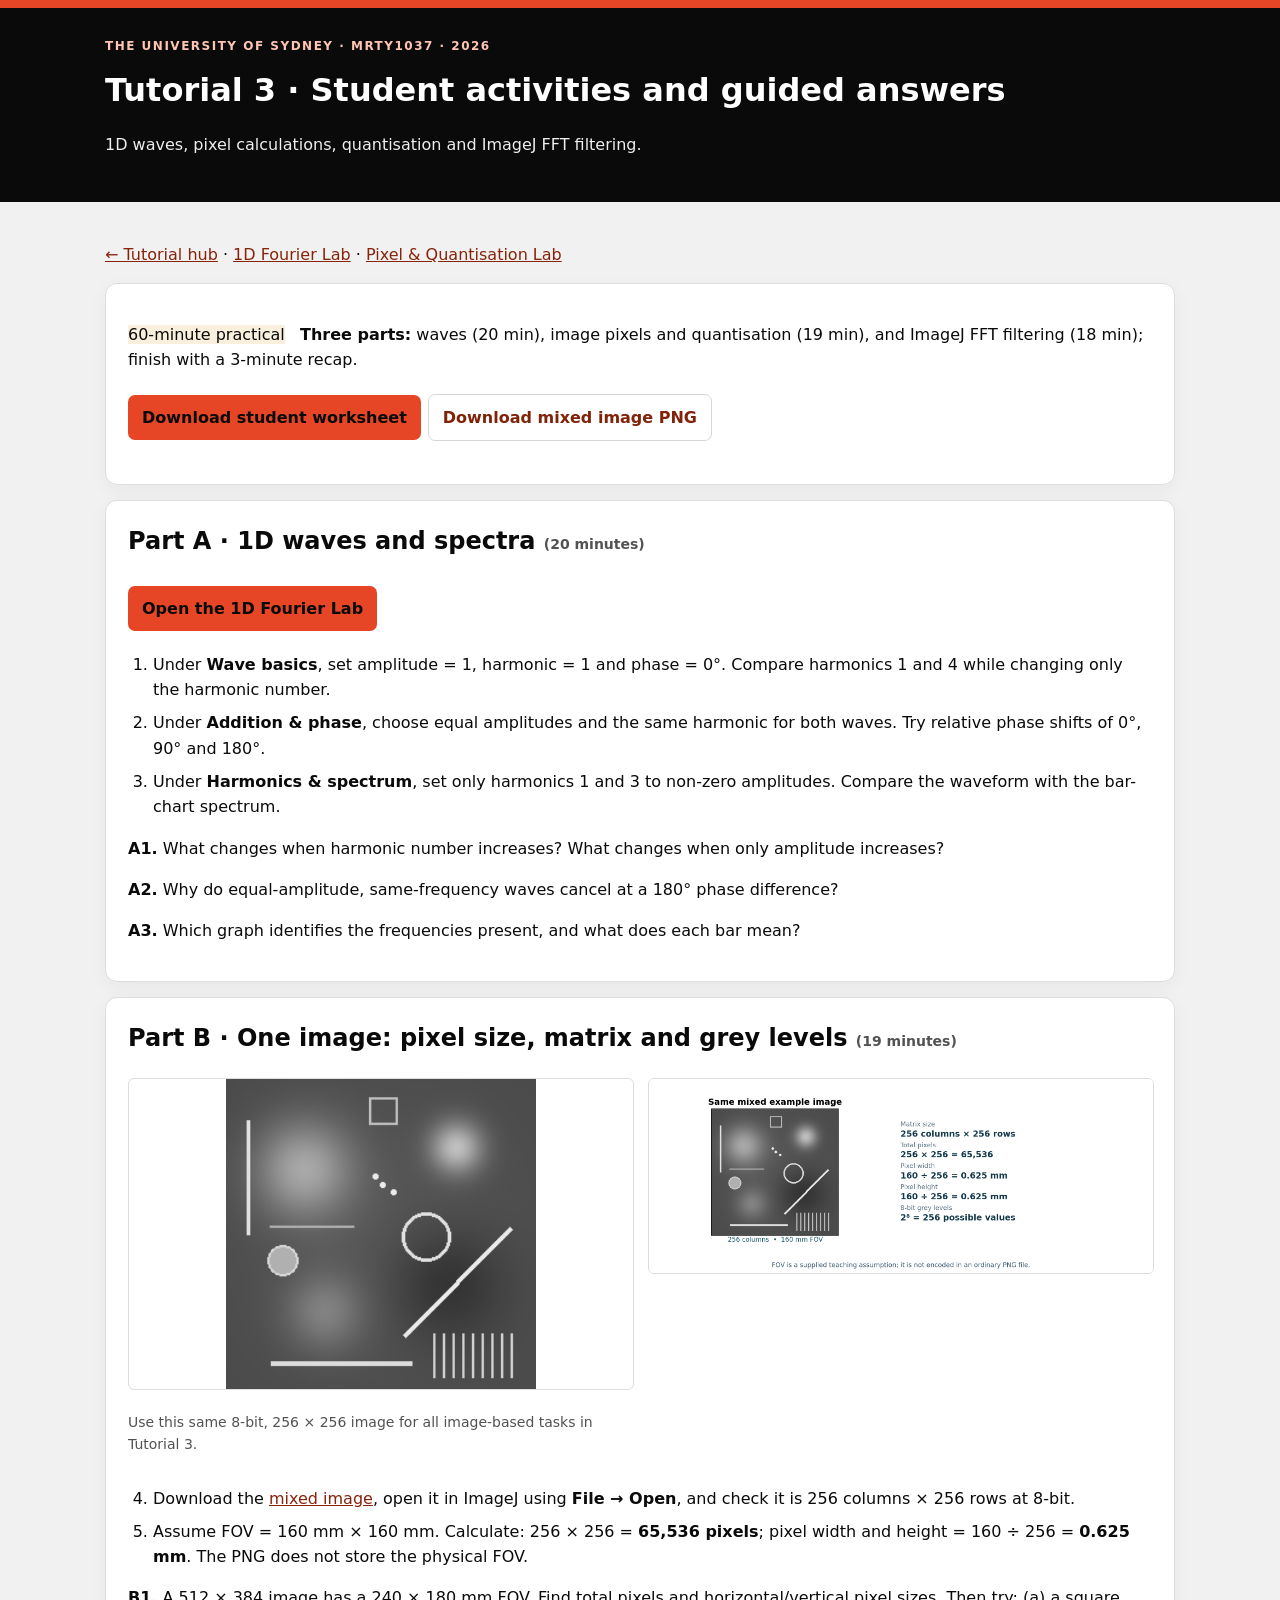
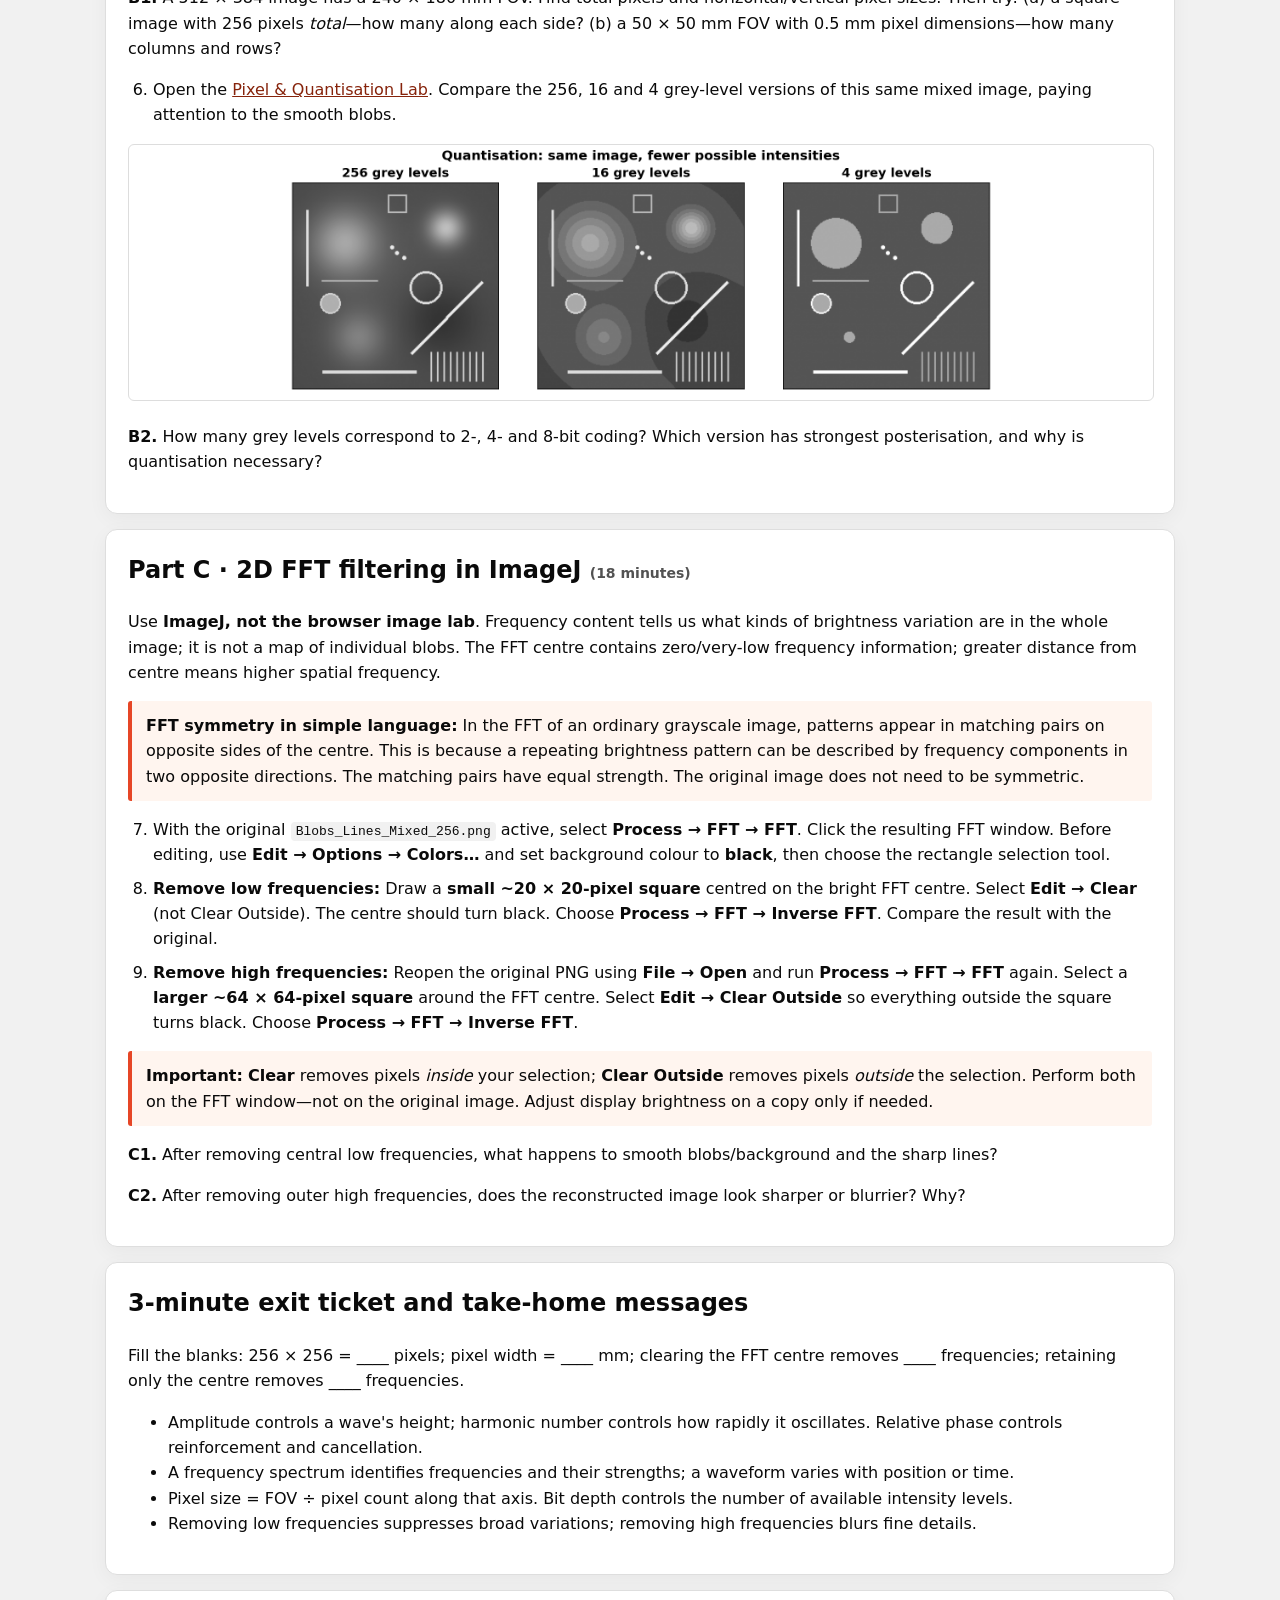
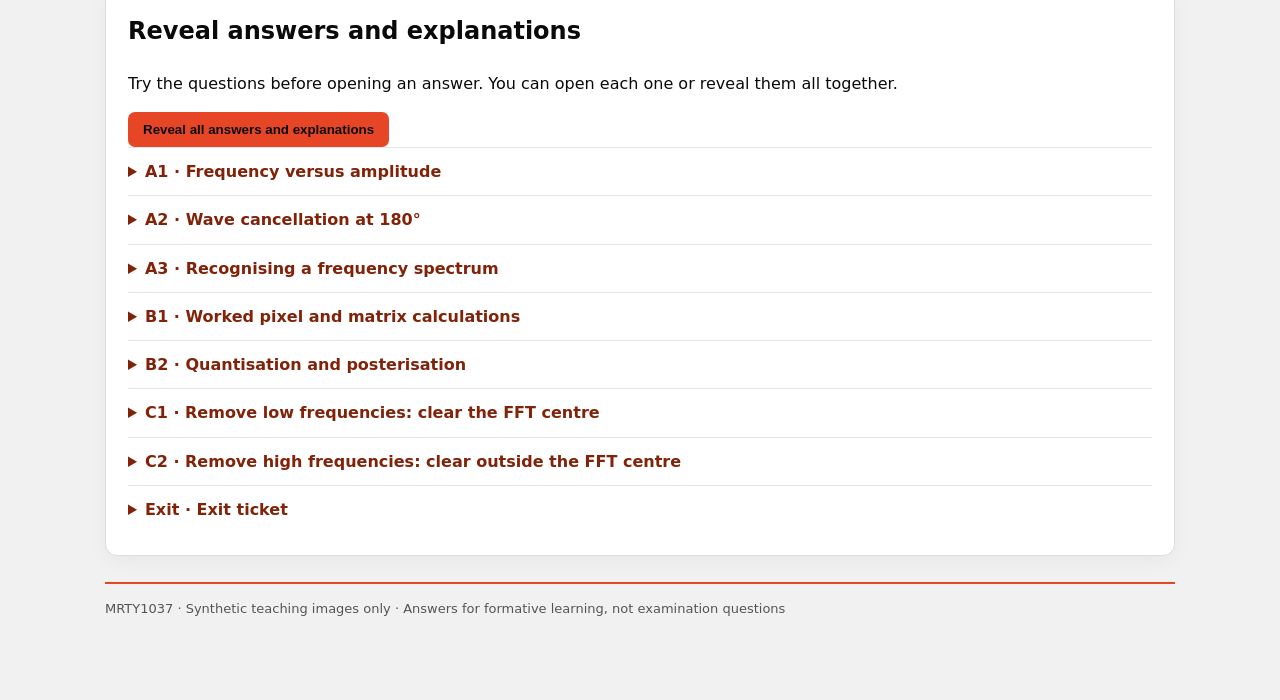
<file: GitHub_Site/tutorial-3-answers.html>
<!doctype html><html lang="en"><head><meta charset="utf-8"><meta name="viewport" content="width=device-width, initial-scale=1"><title>Tutorial 3 · Student activities and guided answers · MRTY1037 | The University of Sydney</title><style>
body{font-family:system-ui,Segoe UI,Arial,sans-serif;background:#F1F1F1;color:#0A0A0A;line-height:1.58;margin:0}
.hero{background:#0A0A0A;color:white;border-top:8px solid #E64626;padding:29px max(20px,calc((100vw - 1070px)/2))}.hero h1{color:#fff;margin:9px 0 12px}.hero p{color:#eee}
.eyebrow{font-weight:800;font-size:12px;letter-spacing:1.5px;text-transform:uppercase;color:#ffc5b2}
main{max-width:1070px;margin:0 auto;padding:24px 18px 65px}.card,.panel-card{background:#fff;border:1px solid #dedede;border-radius:12px;padding:22px;margin:15px 0;box-shadow:0 5px 20px #0000000b}.card h2,.panel-card h2{margin-top:0}
.two{display:grid;grid-template-columns:repeat(2,minmax(0,1fr));gap:16px}.thumb{width:100%;max-height:310px;object-fit:contain;background:#fff;border:1px solid #ddd;border-radius:6px}.btn{display:inline-block;border:0;background:#E64626;color:#0A0A0A!important;font-weight:800;text-decoration:none;border-radius:7px;padding:10px 14px;margin:5px 7px 5px 0}.btn:hover{background:#ff997d}.btn.alt{background:white;border:1px solid #d7d7d7;color:#802309!important}
.ans{border-top:1px solid #e5e5e5;padding:11px 0}.ans summary{color:#802309;cursor:pointer;font-weight:750}.ans p{margin:8px 0 3px;color:#323232}.answer-toggle{background:#E64626;color:#0A0A0A;border:0;padding:10px 15px;border-radius:7px;font-weight:800;cursor:pointer}
.tip{background:#FFF5EF;border-left:4px solid #E64626;border-radius:3px;padding:12px 14px;margin:13px 0}
.small{font-size:14px;color:#525252}.steps{padding-left:25px}.steps li{margin:8px 0}code{background:#F1F1F1;padding:2px 5px;border-radius:4px}table{border-collapse:collapse;width:100%}th,td{border-bottom:1px solid #ddd;padding:10px;text-align:left;vertical-align:top}th{background:#F8EFDD}.muted{color:#4b4b4b}a{color:#86230B}a:focus-visible,button:focus-visible,summary:focus-visible{outline:3px solid #E64626;outline-offset:3px}
.footer{padding:15px 0;color:#555;border-top:2px solid #E64626;margin-top:26px;font-size:13px}
@media(max-width:740px){.two{grid-template-columns:1fr}.hero{padding:24px 15px}.card{padding:17px}}
</style></head><body><header class="hero"><div class="eyebrow">The University of Sydney · MRTY1037 · 2026</div><h1>Tutorial 3 · Student activities and guided answers</h1><p>1D waves, pixel calculations, quantisation and ImageJ FFT filtering.</p></header><main><p><a href="index.html">← Tutorial hub</a> · <a href="fourier.html">1D Fourier Lab</a> · <a href="image-lab.html">Pixel &amp; Quantisation Lab</a></p><div class="card"><p><span class="usyd-chip" style="background:#F8EFDD">60-minute practical</span> &nbsp; <strong>Three parts:</strong> waves (20 min), image pixels and quantisation (19 min), and ImageJ FFT filtering (18 min); finish with a 3-minute recap.</p><p><a class="btn" href="downloads/MRTY1037_Tutorial_3_60min_Student.docx">Download student worksheet</a><a class="btn alt" href="assets/Blobs_Lines_Mixed_256.png" download>Download mixed image PNG</a></p></div>
<section class="card"><h2>Part A · 1D waves and spectra <small class="small">(20 minutes)</small></h2><p><a class="btn" href="fourier.html">Open the 1D Fourier Lab</a></p><ol class="steps"><li>Under <strong>Wave basics</strong>, set amplitude = 1, harmonic = 1 and phase = 0°. Compare harmonics 1 and 4 while changing only the harmonic number.</li><li>Under <strong>Addition &amp; phase</strong>, choose equal amplitudes and the same harmonic for both waves. Try relative phase shifts of 0°, 90° and 180°.</li><li>Under <strong>Harmonics &amp; spectrum</strong>, set only harmonics 1 and 3 to non-zero amplitudes. Compare the waveform with the bar-chart spectrum.</li></ol><p><strong>A1.</strong> What changes when harmonic number increases? What changes when only amplitude increases?</p><p><strong>A2.</strong> Why do equal-amplitude, same-frequency waves cancel at a 180° phase difference?</p><p><strong>A3.</strong> Which graph identifies the frequencies present, and what does each bar mean?</p></section>
<section class="card"><h2>Part B · One image: pixel size, matrix and grey levels <small class="small">(19 minutes)</small></h2><div class="two"><div><img class="thumb" src="assets/Blobs_Lines_Mixed_256.png" alt="Synthetic 256-by-256 image showing blurred blobs, edges, circles and fine lines"><p class="small">Use this same 8-bit, 256 × 256 image for all image-based tasks in Tutorial 3.</p></div><div><img class="thumb" src="assets/Mixed_Image_Pixel_Calculation_Guide.png" alt="Worked example using an assumed 160 by 160 mm field of view and a 256 by 256 pixel matrix"></div></div><ol class="steps" start="4"><li>Download the <a href="assets/Blobs_Lines_Mixed_256.png">mixed image</a>, open it in ImageJ using <strong>File → Open</strong>, and check it is 256 columns × 256 rows at 8-bit.</li><li>Assume FOV = 160 mm × 160 mm. Calculate: 256 × 256 = <strong>65,536 pixels</strong>; pixel width and height = 160 ÷ 256 = <strong>0.625 mm</strong>. The PNG does not store the physical FOV.</li></ol><p><strong>B1.</strong> A 512 × 384 image has a 240 × 180 mm FOV. Find total pixels and horizontal/vertical pixel sizes. Then try: (a) a square image with 256 pixels <em>total</em>—how many along each side? (b) a 50 × 50 mm FOV with 0.5 mm pixel dimensions—how many columns and rows?</p><ol class="steps" start="6"><li>Open the <a href="image-lab.html#quant">Pixel &amp; Quantisation Lab</a>. Compare the 256, 16 and 4 grey-level versions of this same mixed image, paying attention to the smooth blobs.</li></ol><img class="thumb" style="max-height:255px" src="assets/Mixed_Image_Quantisation_Guide.png" alt="Comparison showing posterisation increasing from 256 to 16 to 4 grey levels"><p><strong>B2.</strong> How many grey levels correspond to 2-, 4- and 8-bit coding? Which version has strongest posterisation, and why is quantisation necessary?</p></section>
<section class="card"><h2>Part C · 2D FFT filtering in ImageJ <small class="small">(18 minutes)</small></h2><p>Use <strong>ImageJ, not the browser image lab</strong>. Frequency content tells us what kinds of brightness variation are in the whole image; it is not a map of individual blobs. The FFT centre contains zero/very-low frequency information; greater distance from centre means higher spatial frequency.</p><div class="tip"><strong>FFT symmetry in simple language:</strong> In the FFT of an ordinary grayscale image, patterns appear in matching pairs on opposite sides of the centre. This is because a repeating brightness pattern can be described by frequency components in two opposite directions. The matching pairs have equal strength. The original image does not need to be symmetric.</div>
<ol class="steps" start="7"><li>With the original <code>Blobs_Lines_Mixed_256.png</code> active, select <strong>Process → FFT → FFT</strong>. Click the resulting FFT window. Before editing, use <strong>Edit → Options → Colors…</strong> and set background colour to <strong>black</strong>, then choose the rectangle selection tool.</li><li><strong>Remove low frequencies:</strong> Draw a <strong>small ~20 × 20-pixel square</strong> centred on the bright FFT centre. Select <strong>Edit → Clear</strong> (not Clear Outside). The centre should turn black. Choose <strong>Process → FFT → Inverse FFT</strong>. Compare the result with the original.</li><li><strong>Remove high frequencies:</strong> Reopen the original PNG using <strong>File → Open</strong> and run <strong>Process → FFT → FFT</strong> again. Select a <strong>larger ~64 × 64-pixel square</strong> around the FFT centre. Select <strong>Edit → Clear Outside</strong> so everything outside the square turns black. Choose <strong>Process → FFT → Inverse FFT</strong>.</li></ol><div class="tip"><strong>Important:</strong> <strong>Clear</strong> removes pixels <em>inside</em> your selection; <strong>Clear Outside</strong> removes pixels <em>outside</em> the selection. Perform both on the FFT window—not on the original image. Adjust display brightness on a copy only if needed.</div><p><strong>C1.</strong> After removing central low frequencies, what happens to smooth blobs/background and the sharp lines?</p><p><strong>C2.</strong> After removing outer high frequencies, does the reconstructed image look sharper or blurrier? Why?</p></section>
<section class="card"><h2>3-minute exit ticket and take-home messages</h2><p>Fill the blanks: 256 × 256 = ____ pixels; pixel width = ____ mm; clearing the FFT centre removes ____ frequencies; retaining only the centre removes ____ frequencies.</p><ul><li>Amplitude controls a wave's height; harmonic number controls how rapidly it oscillates. Relative phase controls reinforcement and cancellation.</li><li>A frequency spectrum identifies frequencies and their strengths; a waveform varies with position or time.</li><li>Pixel size = FOV ÷ pixel count along that axis. Bit depth controls the number of available intensity levels.</li><li>Removing low frequencies suppresses broad variations; removing high frequencies blurs fine details.</li></ul></section><section class="panel-card answer-panel" id="answers"><h2>Reveal answers and explanations</h2><p>Try the questions before opening an answer. You can open each one or reveal them all together.</p><button class="answer-toggle" type="button" id="allanswers" aria-expanded="false">Reveal all answers and explanations</button><div id="answerlist"><details class="ans"><summary>A1 · Frequency versus amplitude</summary><p>Increasing harmonic number increases the number of cycles per unit distance or time. Increasing amplitude makes peaks taller and troughs deeper without changing frequency.</p></details>
<details class="ans"><summary>A2 · Wave cancellation at 180°</summary><p>Two equal-amplitude waves with the same frequency and opposite phase have a peak directly opposite a trough at every position, so they sum to zero.</p></details>
<details class="ans"><summary>A3 · Recognising a frequency spectrum</summary><p>The harmonic-amplitude bar chart is a discrete frequency spectrum. Each bar represents one harmonic frequency and the height gives its amplitude. The waveform shows how the signal varies with time or position.</p></details>
<details class="ans"><summary>B1 · Worked pixel and matrix calculations</summary><p>512 × 384 = 196,608 pixels. Horizontal pixel size = 240 ÷ 512 = 0.46875 mm. Vertical pixel size = 180 ÷ 384 = 0.46875 mm. (a) √256 = 16 pixels along each side. (b) 50 ÷ 0.5 = 100 columns and 100 rows.</p></details>
<details class="ans"><summary>B2 · Quantisation and posterisation</summary><p>2-bit = 4 grey levels; 4-bit = 16; 8-bit = 256. The 4-level image has the strongest visible banding because there are fewer possible intensity values. Quantisation represents continuous signal intensity using a finite set of discrete numbers.</p></details>
<details class="ans"><summary>C1 · Remove low frequencies: clear the FFT centre</summary><p>Broad smooth changes and much of the average background are reduced. Thin lines, edges and fine texture often remain relatively prominent. This is a high-pass effect, but ringing or other artefacts can occur with a sharp square mask.</p></details>
<details class="ans"><summary>C2 · Remove high frequencies: clear outside the FFT centre</summary><p>The image becomes blurrier: narrow lines and sharp edges lose detail because high-frequency components were removed. Broad blobs and slowly varying brightness remain more visible. This is a low-pass effect.</p></details>
<details class="ans"><summary>Exit · Exit ticket</summary><p>256 × 256 = 65,536 total pixels. Pixel width = 160 ÷ 256 = 0.625 mm. Clearing the FFT centre removes low frequencies; keeping only the centre removes high frequencies.</p></details></div></section><div class="footer">MRTY1037 · Synthetic teaching images only · Answers for formative learning, not examination questions</div></main><script>const toggle=document.getElementById('allanswers');if(toggle){toggle.addEventListener('click',()=>{const ans=[...document.querySelectorAll('#answerlist details')];const open=!ans.every(el=>el.open);ans.forEach(el=>el.open=open);toggle.textContent=open?'Hide all answers':'Reveal all answers and explanations';toggle.setAttribute('aria-expanded',String(open));});}</script></body></html>
</file>
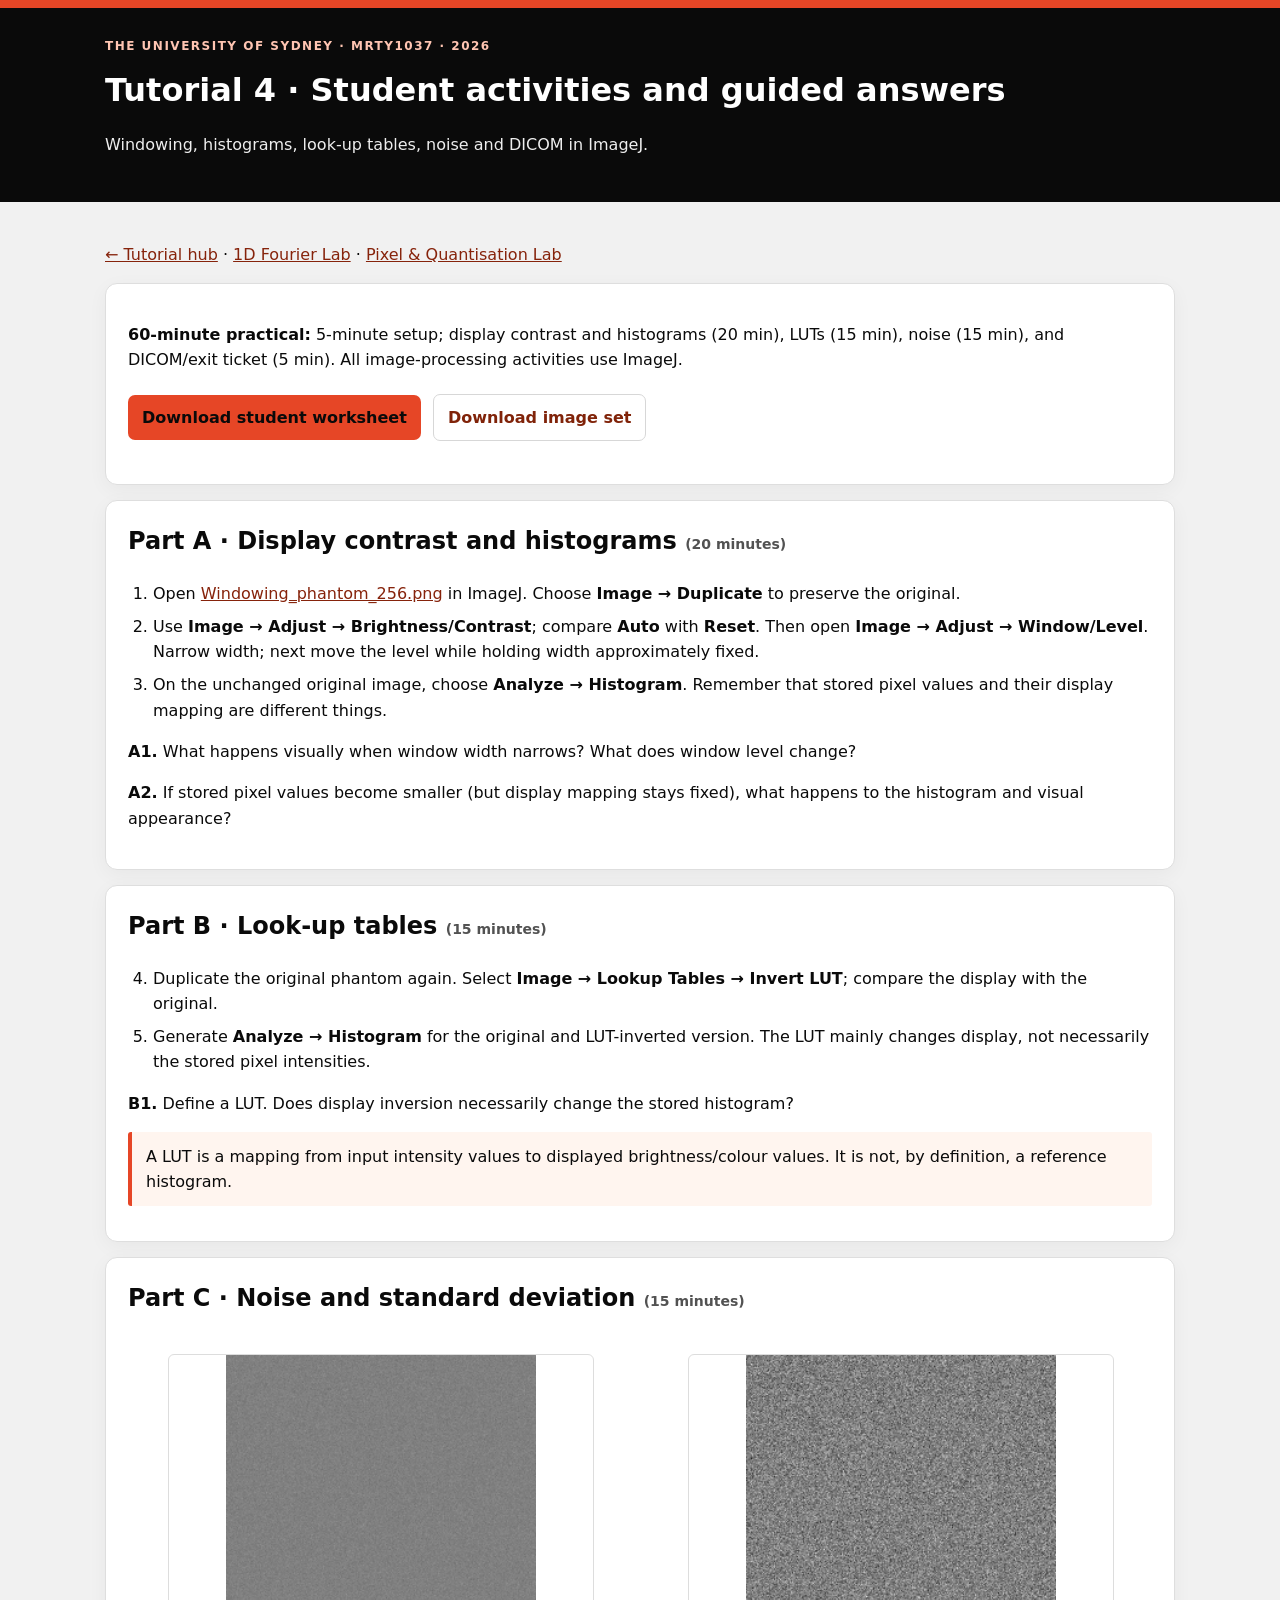
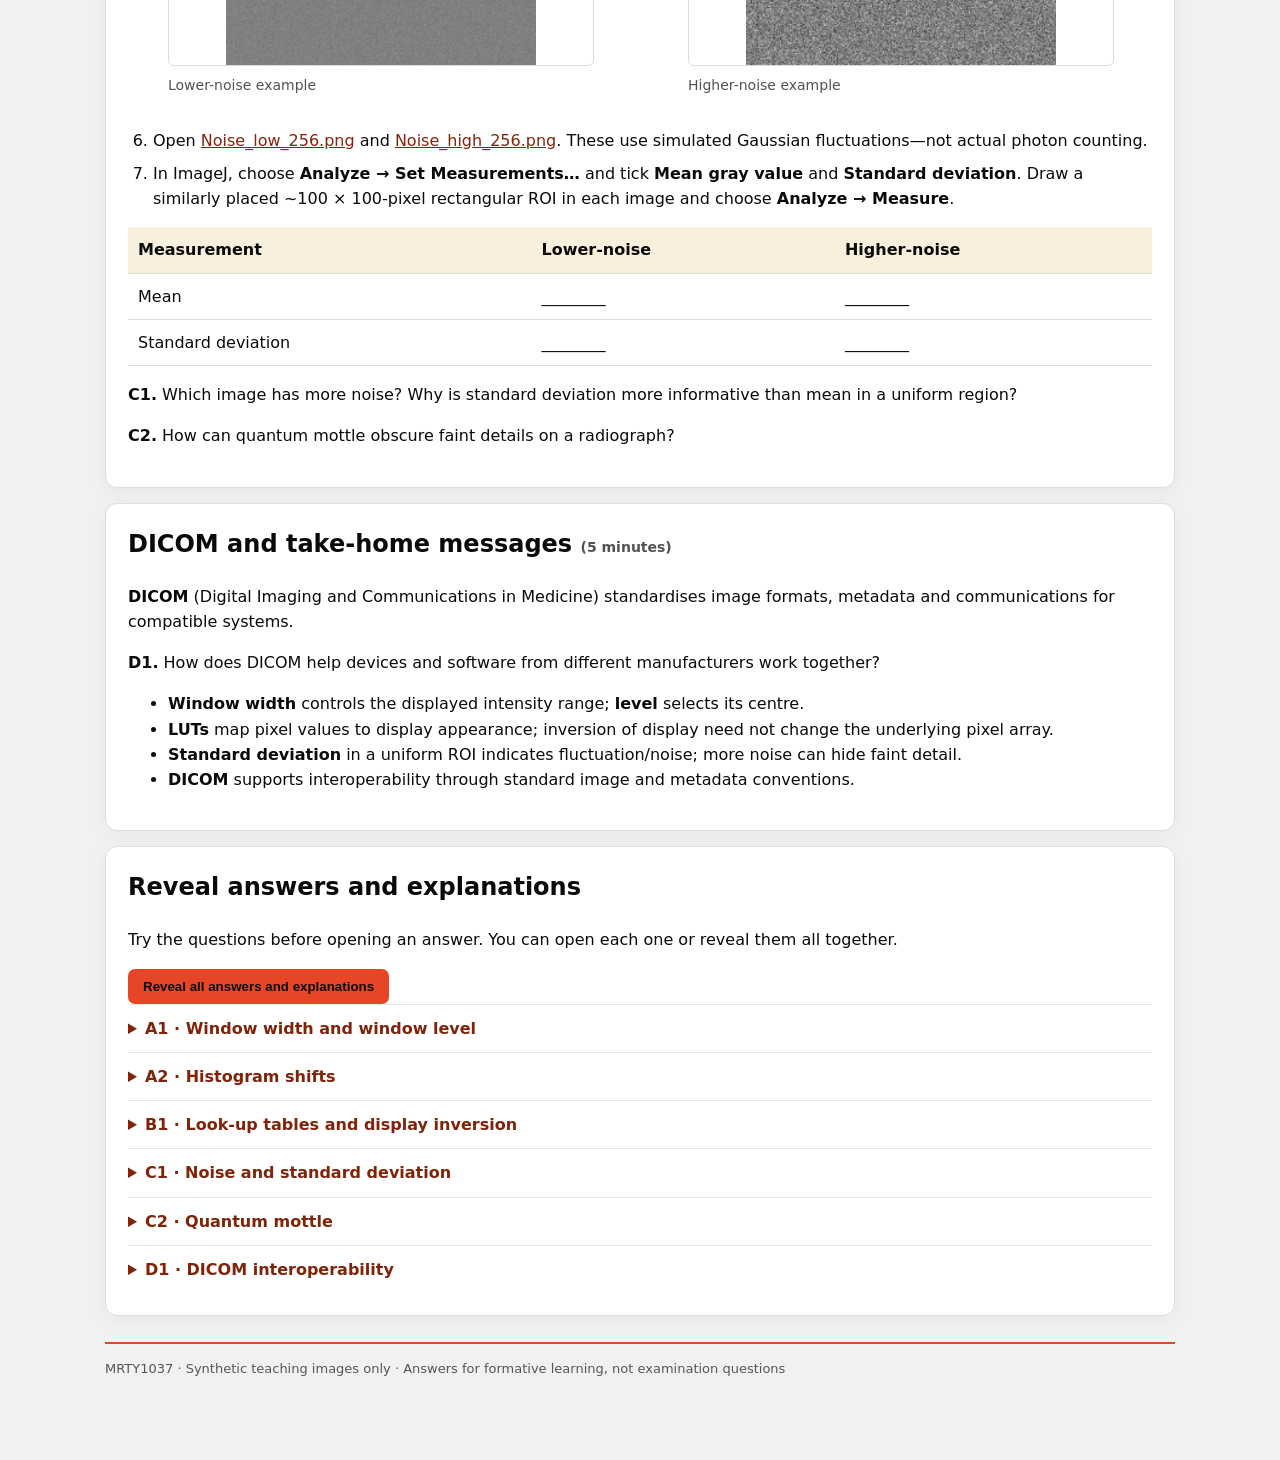
<file: GitHub_Site/tutorial-4-answers.html>
<!doctype html><html lang="en"><head><meta charset="utf-8"><meta name="viewport" content="width=device-width, initial-scale=1"><title>Tutorial 4 · Student activities and guided answers · MRTY1037 | The University of Sydney</title><style>
body{font-family:system-ui,Segoe UI,Arial,sans-serif;background:#F1F1F1;color:#0A0A0A;line-height:1.58;margin:0}
.hero{background:#0A0A0A;color:white;border-top:8px solid #E64626;padding:29px max(20px,calc((100vw - 1070px)/2))}.hero h1{color:#fff;margin:9px 0 12px}.hero p{color:#eee}
.eyebrow{font-weight:800;font-size:12px;letter-spacing:1.5px;text-transform:uppercase;color:#ffc5b2}
main{max-width:1070px;margin:0 auto;padding:24px 18px 65px}.card,.panel-card{background:#fff;border:1px solid #dedede;border-radius:12px;padding:22px;margin:15px 0;box-shadow:0 5px 20px #0000000b}.card h2,.panel-card h2{margin-top:0}
.two{display:grid;grid-template-columns:repeat(2,minmax(0,1fr));gap:16px}.thumb{width:100%;max-height:310px;object-fit:contain;background:#fff;border:1px solid #ddd;border-radius:6px}.btn{display:inline-block;border:0;background:#E64626;color:#0A0A0A!important;font-weight:800;text-decoration:none;border-radius:7px;padding:10px 14px;margin:5px 7px 5px 0}.btn:hover{background:#ff997d}.btn.alt{background:white;border:1px solid #d7d7d7;color:#802309!important}
.ans{border-top:1px solid #e5e5e5;padding:11px 0}.ans summary{color:#802309;cursor:pointer;font-weight:750}.ans p{margin:8px 0 3px;color:#323232}.answer-toggle{background:#E64626;color:#0A0A0A;border:0;padding:10px 15px;border-radius:7px;font-weight:800;cursor:pointer}
.tip{background:#FFF5EF;border-left:4px solid #E64626;border-radius:3px;padding:12px 14px;margin:13px 0}
.small{font-size:14px;color:#525252}.steps{padding-left:25px}.steps li{margin:8px 0}code{background:#F1F1F1;padding:2px 5px;border-radius:4px}table{border-collapse:collapse;width:100%}th,td{border-bottom:1px solid #ddd;padding:10px;text-align:left;vertical-align:top}th{background:#F8EFDD}.muted{color:#4b4b4b}a{color:#86230B}a:focus-visible,button:focus-visible,summary:focus-visible{outline:3px solid #E64626;outline-offset:3px}
.footer{padding:15px 0;color:#555;border-top:2px solid #E64626;margin-top:26px;font-size:13px}
@media(max-width:740px){.two{grid-template-columns:1fr}.hero{padding:24px 15px}.card{padding:17px}}
</style></head><body><header class="hero"><div class="eyebrow">The University of Sydney · MRTY1037 · 2026</div><h1>Tutorial 4 · Student activities and guided answers</h1><p>Windowing, histograms, look-up tables, noise and DICOM in ImageJ.</p></header><main><p><a href="index.html">← Tutorial hub</a> · <a href="fourier.html">1D Fourier Lab</a> · <a href="image-lab.html">Pixel &amp; Quantisation Lab</a></p><section class="card"><p><strong>60-minute practical:</strong> 5-minute setup; display contrast and histograms (20 min), LUTs (15 min), noise (15 min), and DICOM/exit ticket (5 min). All image-processing activities use ImageJ.</p><p><a class="btn" href="downloads/MRTY1037_Tutorial_4_60min_Student.docx">Download student worksheet</a> <a class="btn alt" href="downloads/MRTY1037_Practice_Images.zip">Download image set</a></p></section>
<section class="card"><h2>Part A · Display contrast and histograms <small class="small">(20 minutes)</small></h2><ol class="steps"><li>Open <a href="assets/Windowing_phantom_256.png">Windowing_phantom_256.png</a> in ImageJ. Choose <strong>Image → Duplicate</strong> to preserve the original.</li><li>Use <strong>Image → Adjust → Brightness/Contrast</strong>; compare <strong>Auto</strong> with <strong>Reset</strong>. Then open <strong>Image → Adjust → Window/Level</strong>. Narrow width; next move the level while holding width approximately fixed.</li><li>On the unchanged original image, choose <strong>Analyze → Histogram</strong>. Remember that stored pixel values and their display mapping are different things.</li></ol><p><strong>A1.</strong> What happens visually when window width narrows? What does window level change?</p><p><strong>A2.</strong> If stored pixel values become smaller (but display mapping stays fixed), what happens to the histogram and visual appearance?</p></section>
<section class="card"><h2>Part B · Look-up tables <small class="small">(15 minutes)</small></h2><ol class="steps" start="4"><li>Duplicate the original phantom again. Select <strong>Image → Lookup Tables → Invert LUT</strong>; compare the display with the original.</li><li>Generate <strong>Analyze → Histogram</strong> for the original and LUT-inverted version. The LUT mainly changes display, not necessarily the stored pixel intensities.</li></ol><p><strong>B1.</strong> Define a LUT. Does display inversion necessarily change the stored histogram?</p><div class="tip">A LUT is a mapping from input intensity values to displayed brightness/colour values. It is not, by definition, a reference histogram.</div></section>
<section class="card"><h2>Part C · Noise and standard deviation <small class="small">(15 minutes)</small></h2><div class="two"><figure><img class="thumb" src="assets/Noise_low_256.png" alt="Low-noise synthetic uniform grayscale image"><figcaption class="small">Lower-noise example</figcaption></figure><figure><img class="thumb" src="assets/Noise_high_256.png" alt="Higher-noise synthetic uniform grayscale image"><figcaption class="small">Higher-noise example</figcaption></figure></div><ol class="steps" start="6"><li>Open <a href="assets/Noise_low_256.png">Noise_low_256.png</a> and <a href="assets/Noise_high_256.png">Noise_high_256.png</a>. These use simulated Gaussian fluctuations—not actual photon counting.</li><li>In ImageJ, choose <strong>Analyze → Set Measurements…</strong> and tick <strong>Mean gray value</strong> and <strong>Standard deviation</strong>. Draw a similarly placed ~100 × 100-pixel rectangular ROI in each image and choose <strong>Analyze → Measure</strong>.</li></ol><table><tr><th>Measurement</th><th>Lower-noise</th><th>Higher-noise</th></tr><tr><td>Mean</td><td>________</td><td>________</td></tr><tr><td>Standard deviation</td><td>________</td><td>________</td></tr></table><p><strong>C1.</strong> Which image has more noise? Why is standard deviation more informative than mean in a uniform region?</p><p><strong>C2.</strong> How can quantum mottle obscure faint details on a radiograph?</p></section>
<section class="card"><h2>DICOM and take-home messages <small class="small">(5 minutes)</small></h2><p><strong>DICOM</strong> (Digital Imaging and Communications in Medicine) standardises image formats, metadata and communications for compatible systems.</p><p><strong>D1.</strong> How does DICOM help devices and software from different manufacturers work together?</p><ul><li><strong>Window width</strong> controls the displayed intensity range; <strong>level</strong> selects its centre.</li><li><strong>LUTs</strong> map pixel values to display appearance; inversion of display need not change the underlying pixel array.</li><li><strong>Standard deviation</strong> in a uniform ROI indicates fluctuation/noise; more noise can hide faint detail.</li><li><strong>DICOM</strong> supports interoperability through standard image and metadata conventions.</li></ul></section><section class="panel-card answer-panel" id="answers"><h2>Reveal answers and explanations</h2><p>Try the questions before opening an answer. You can open each one or reveal them all together.</p><button class="answer-toggle" type="button" id="allanswers" aria-expanded="false">Reveal all answers and explanations</button><div id="answerlist"><details class="ans"><summary>A1 · Window width and window level</summary><p>A narrower window width spreads a smaller range of stored intensities over the available display shades, increasing visible contrast within that range while clipping values outside. Window level selects the middle of the display range, shifting which intensities are emphasised.</p></details>
<details class="ans"><summary>A2 · Histogram shifts</summary><p>If stored intensities decrease, the stored-value histogram shifts toward smaller numbers (left). With a fixed display mapping, the image generally appears darker. Re-windowing can change how those values look without moving the original stored histogram.</p></details>
<details class="ans"><summary>B1 · Look-up tables and display inversion</summary><p>A LUT maps an input intensity value to an output display value or colour. Inverting only the display LUT reverses how brightness is shown; it does not necessarily alter stored pixels or the histogram of those pixels.</p></details>
<details class="ans"><summary>C1 · Noise and standard deviation</summary><p>The higher-noise image has greater standard deviation measured in a uniform region. Standard deviation describes pixel-to-pixel fluctuations; the mean measures average brightness and can be similar even when the amount of noise differs.</p></details>
<details class="ans"><summary>C2 · Quantum mottle</summary><p>Photon arrivals are random. When fewer photons are detected, relative fluctuations are larger and the resulting image appears grainier; subtle low-contrast details may become harder to distinguish. The teaching PNGs use simulated Gaussian noise, not actual photon-counting data.</p></details>
<details class="ans"><summary>D1 · DICOM interoperability</summary><p>DICOM standardises medical images, associated information (metadata), and network communication so compatible scanners, viewers, archives and systems from different manufacturers can exchange and interpret studies consistently.</p></details></div></section><div class="footer">MRTY1037 · Synthetic teaching images only · Answers for formative learning, not examination questions</div></main><script>const toggle=document.getElementById('allanswers');if(toggle){toggle.addEventListener('click',()=>{const ans=[...document.querySelectorAll('#answerlist details')];const open=!ans.every(el=>el.open);ans.forEach(el=>el.open=open);toggle.textContent=open?'Hide all answers':'Reveal all answers and explanations';toggle.setAttribute('aria-expanded',String(open));});}</script></body></html>
</file>
<file: GitHub_Site/usyd.css>
:root{--usyd-ochre:#E64626;--usyd-black:#0A0A0A;--usyd-charcoal:#424242;--usyd-grey:#F1F1F1;--usyd-white:#FFFFFF;--usyd-darkochre:#AC2E12;--usyd-ivory:#F8EFDD;--ink:#242424;--muted:#515151;--border:#DADADA;--navy:#0A0A0A;--teal:#AC2E12;--light:#F7F7F7;--white:#fff}
*{box-sizing:border-box}body{margin:0;background:var(--usyd-grey);color:var(--usyd-black);font:16px/1.6 system-ui,-apple-system,'Segoe UI',Arial,sans-serif}
header{background:#0A0A0A!important;color:white!important;border-top:8px solid #E64626!important;}
header .eyebrow,header [style*="letter-spacing"]{color:#FFC1AC!important}
header p{color:#f0f0f0!important}header a{color:#fff!important}
h1,h2,h3{color:#191919}header h1{color:#fff!important}
a{color:#8F230C;text-decoration:underline;text-underline-offset:2px}a:hover{color:#5b1304}
a:focus-visible,button:focus-visible,summary:focus-visible,input:focus-visible,select:focus-visible{outline:3px solid #E64626;outline-offset:3px}
.wrap,main{max-width:1150px}
.card,.practice,.panel-card{background:white!important;border:1px solid #dedede!important;box-shadow:0 6px 22px rgba(0,0,0,.045)!important}
.tab{border-color:#bbb!important;color:#222!important;background:#fff!important}
.tab[aria-selected="true"],button.tab.active{background:#0A0A0A!important;color:#fff!important;border-color:#0A0A0A!important;box-shadow:inset 0 -4px 0 #E64626!important}
.btn.primary,button.action,a.go,.button.primary{background:#E64626!important;color:#0A0A0A!important;border-color:#E64626!important;font-weight:800!important;text-decoration:none}
.btn.primary:hover,button.action:hover,a.go:hover{background:#f47b59!important;filter:none!important}
.control output,.h-item output{color:#242424!important;background:#FFF0E9!important}
.control input[type=range],.h-item input{accent-color:#E64626!important}
.readout,.formula{background:#FFF5EF!important;border-left:4px solid #E64626!important;color:#292929!important}
.practice summary,details summary{color:#75200D!important}
th{background:#F8EFDD!important;color:#171717!important}
footer,.foot,.smallnote{color:#515151}
.note{padding:13px 17px;background:#FFF6F2;border-left:4px solid #E64626;border-radius:4px}
.usyd-mark{font-weight:850;letter-spacing:.045em;color:#fff;text-transform:uppercase;font-size:12px}
.usyd-mark:before{content:'';display:inline-block;width:11px;height:11px;background:#E64626;margin-right:9px;vertical-align:baseline}
.usyd-nav{padding:12px 20px;text-align:center;background:white!important;border-bottom:1px solid #dfdfdf;color:#424242!important}
.usyd-nav a{color:#802309!important}
.usyd-chips{display:flex;gap:10px;flex-wrap:wrap}.usyd-chips a{padding:8px 12px;border:1px solid #ddd;border-radius:8px;background:#fff;text-decoration:none;color:#802309;font-weight:700}
.usyd-chip{display:inline-block;padding:4px 9px;background:#F8EFDD;border:1px solid #E5B6A4;color:#60210d;border-radius:5px;font-weight:800;font-size:12px;letter-spacing:.02em}
.usyd-footer{margin-top:35px;border-top:2px solid #E64626;padding:17px 0;color:#555;font-size:13px}
@media print{header{background:white!important;color:black!important;border-top:4px solid #E64626!important}header h1{color:black!important}}
</file>
